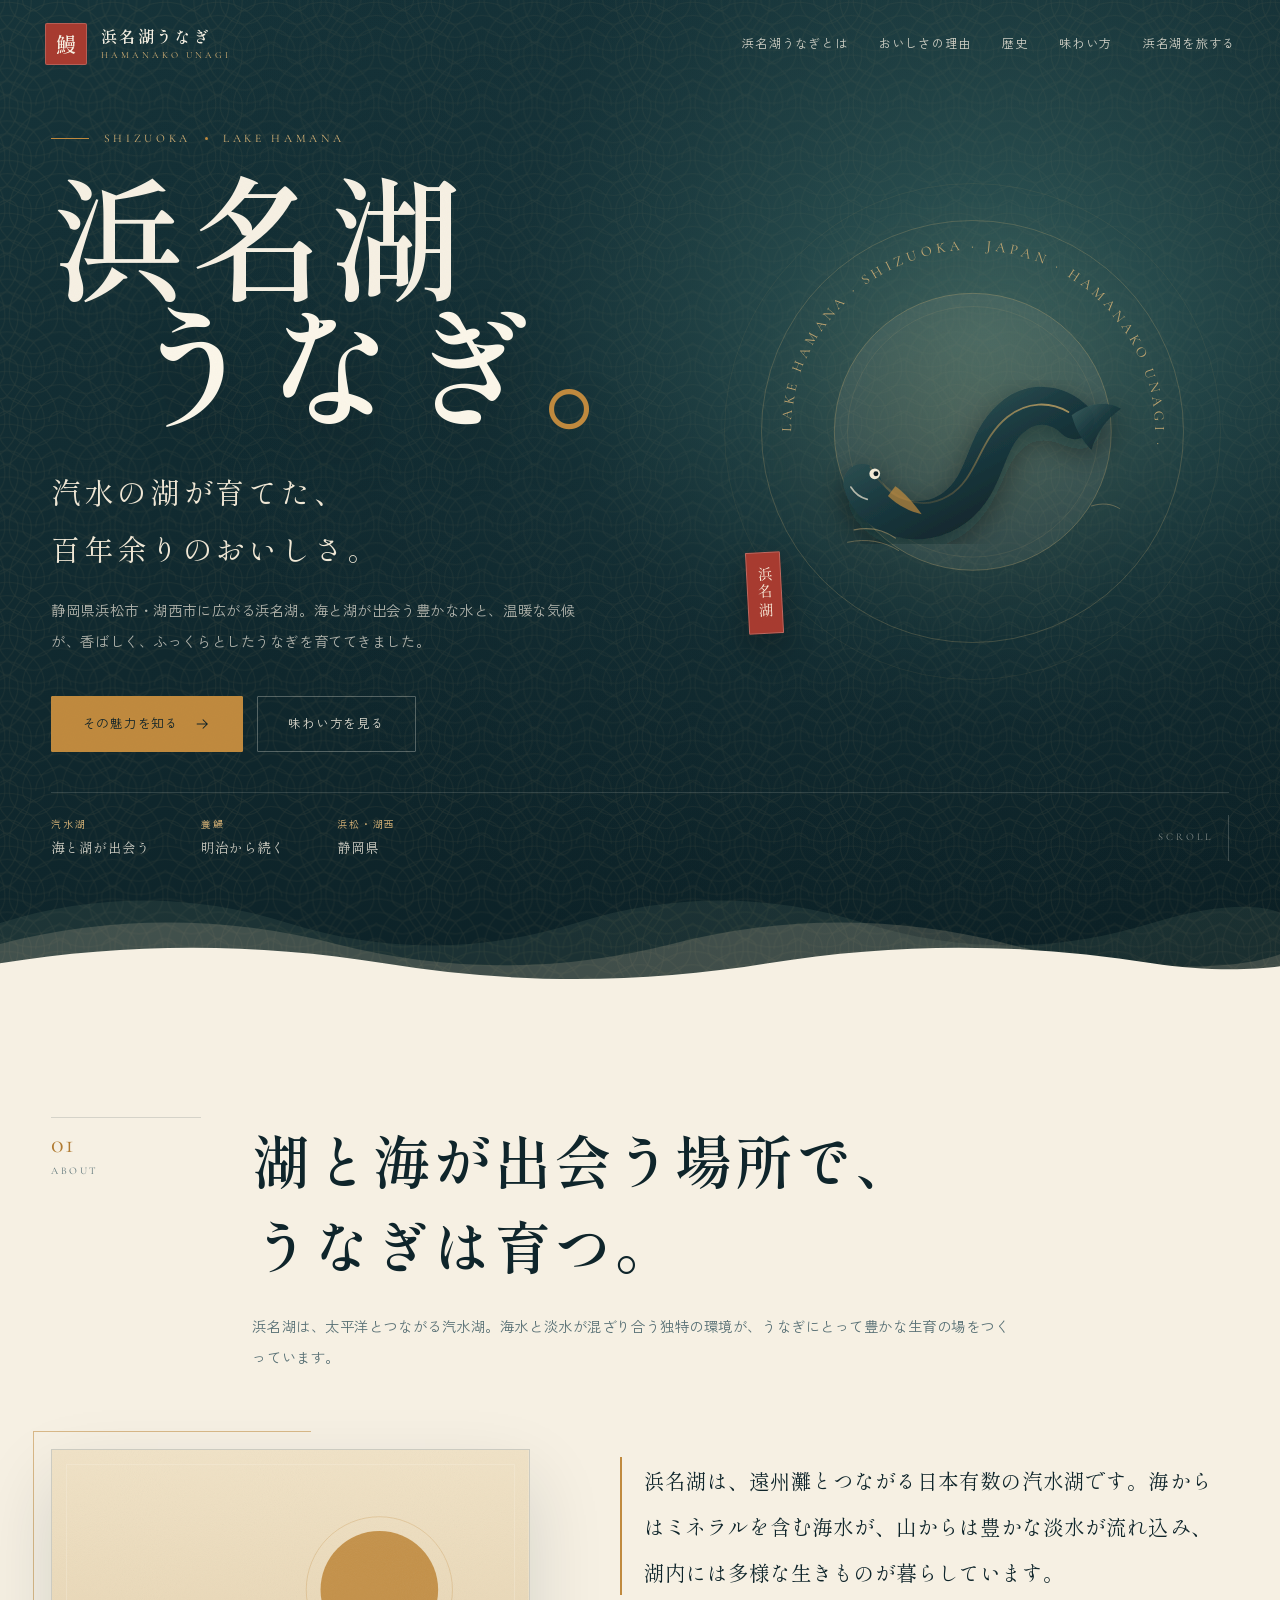
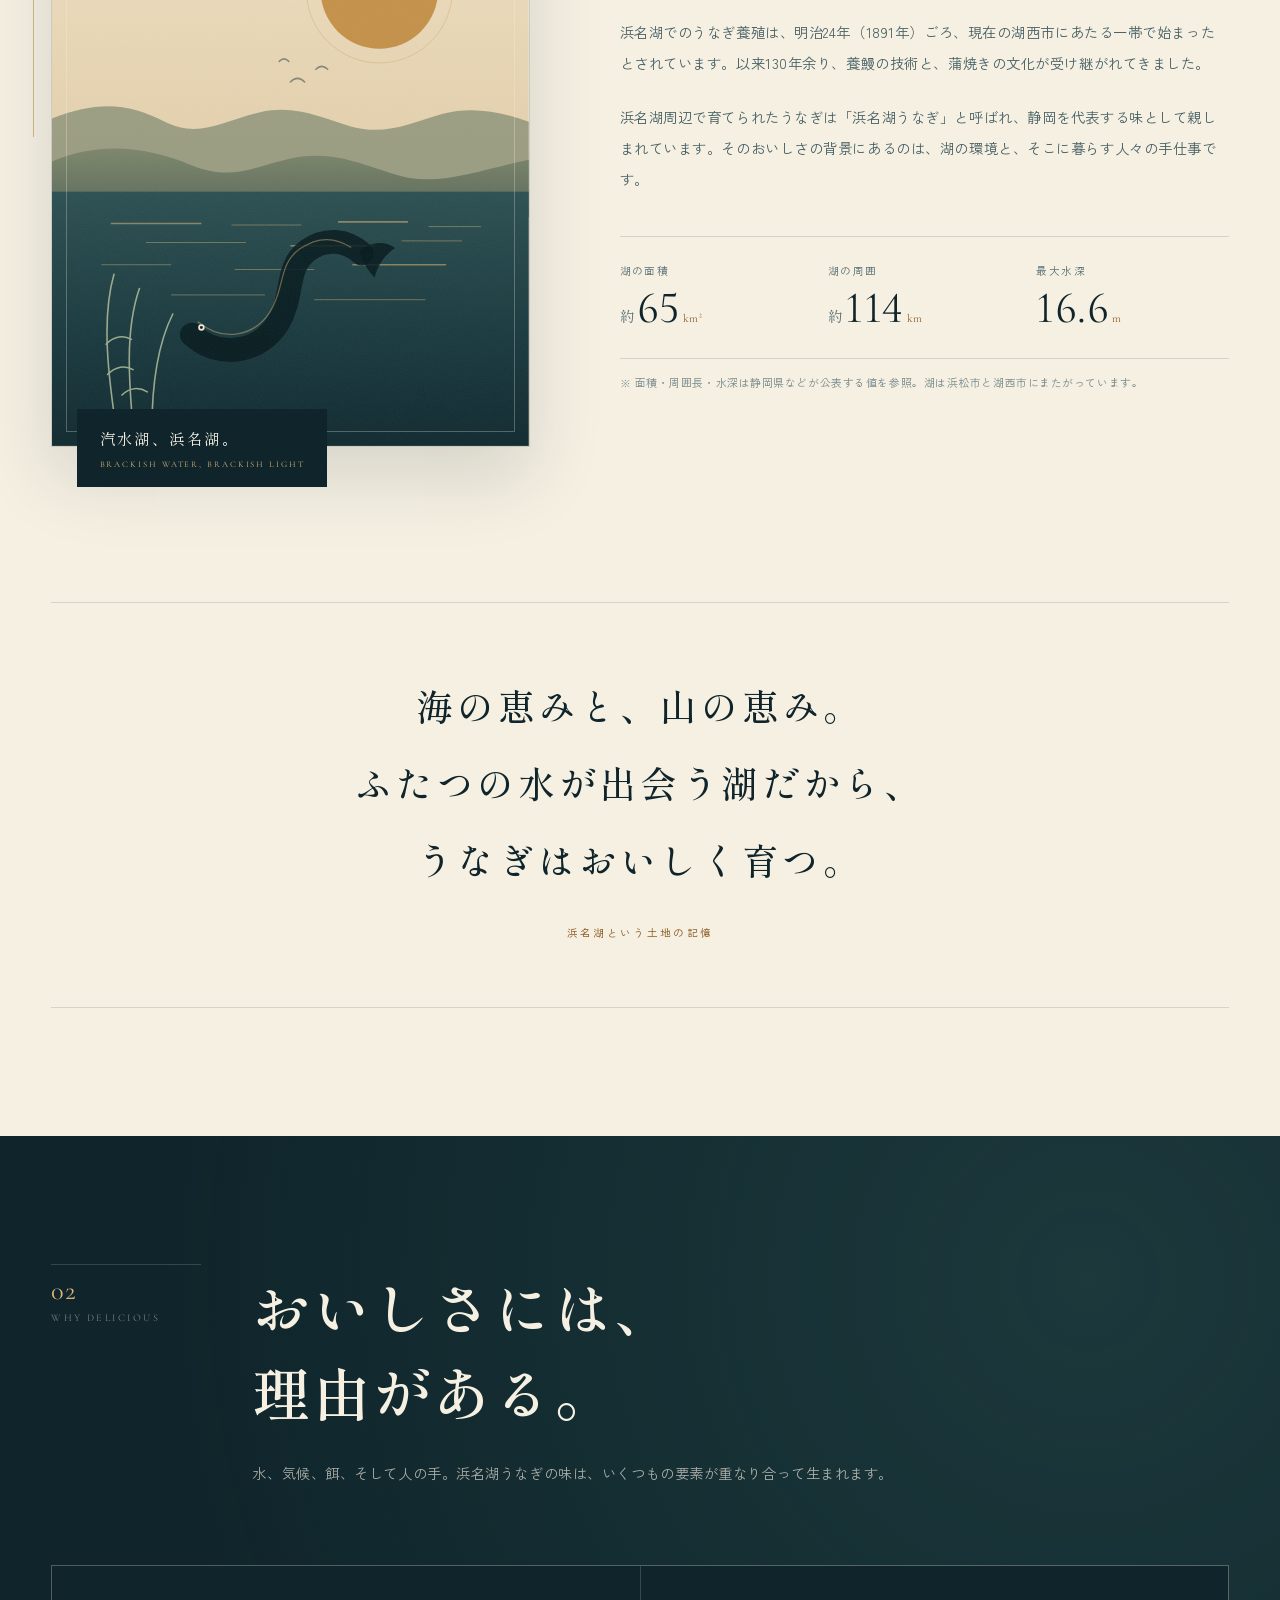
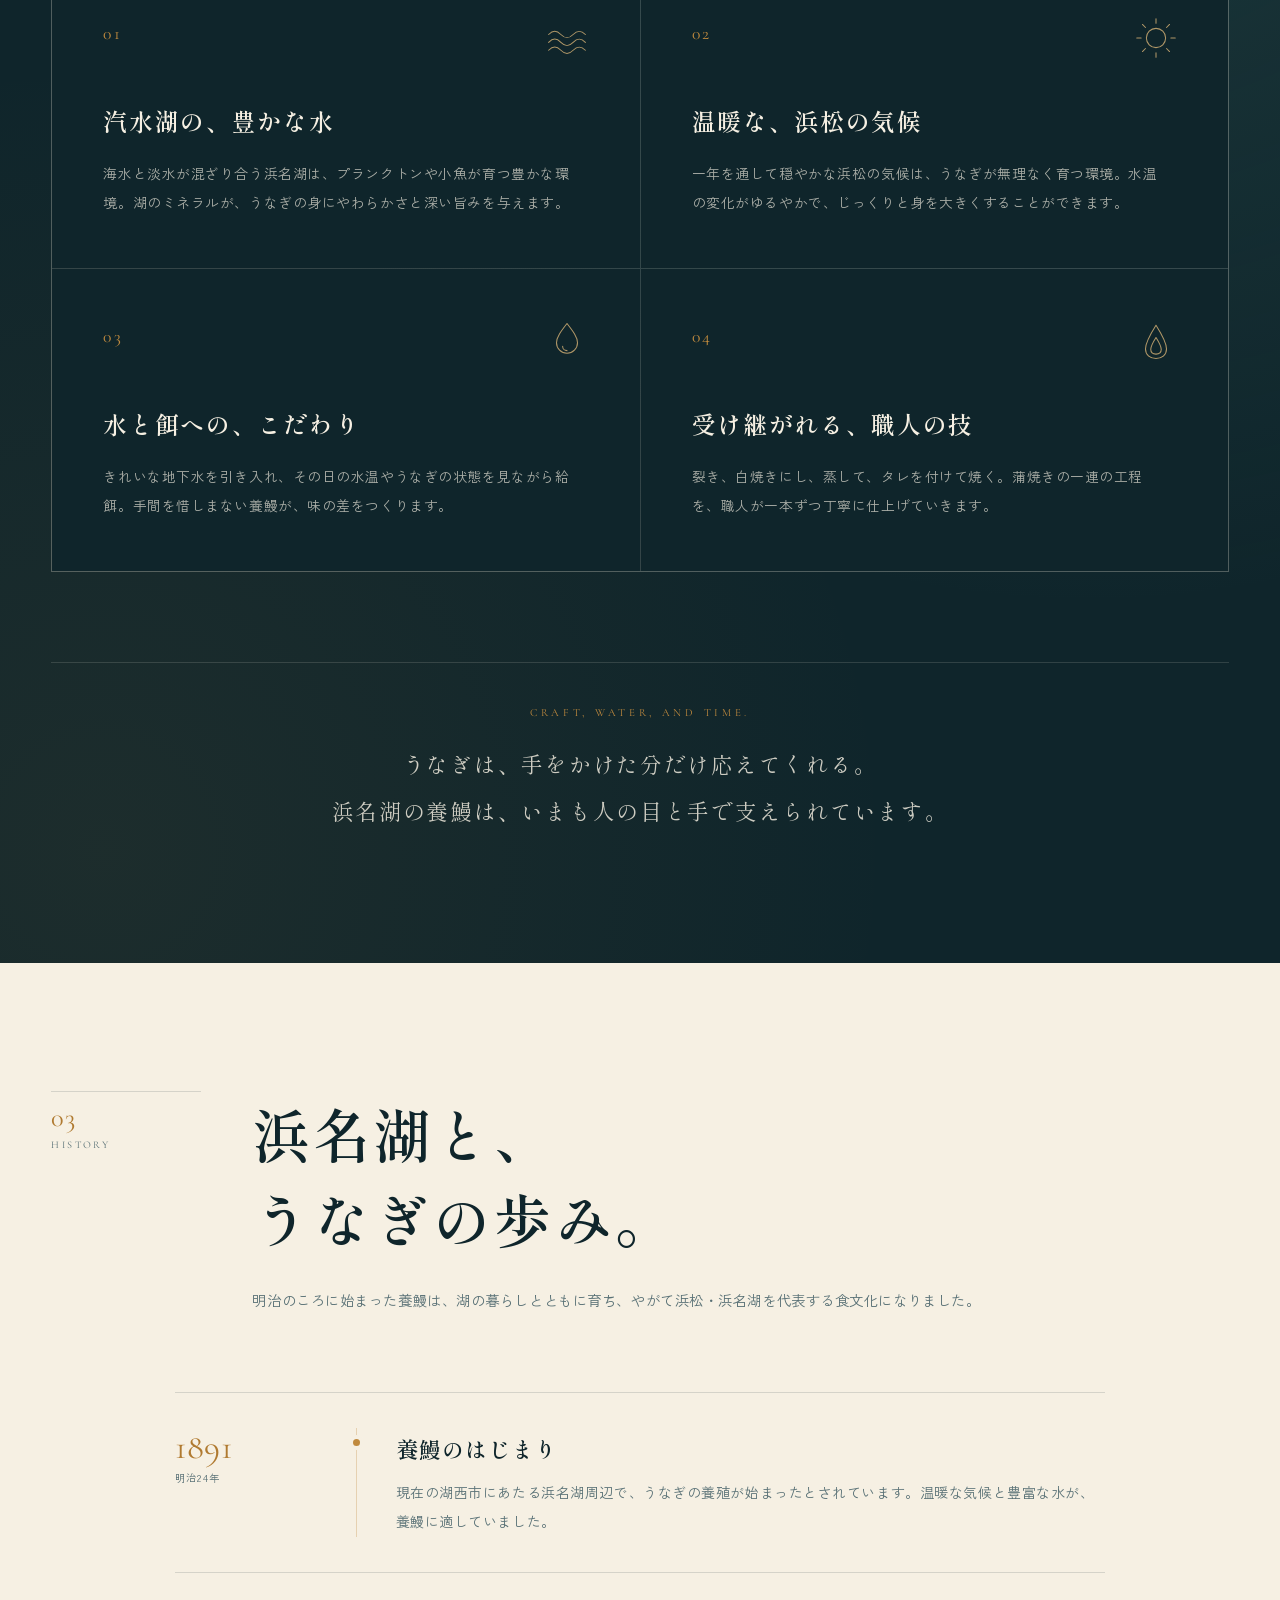
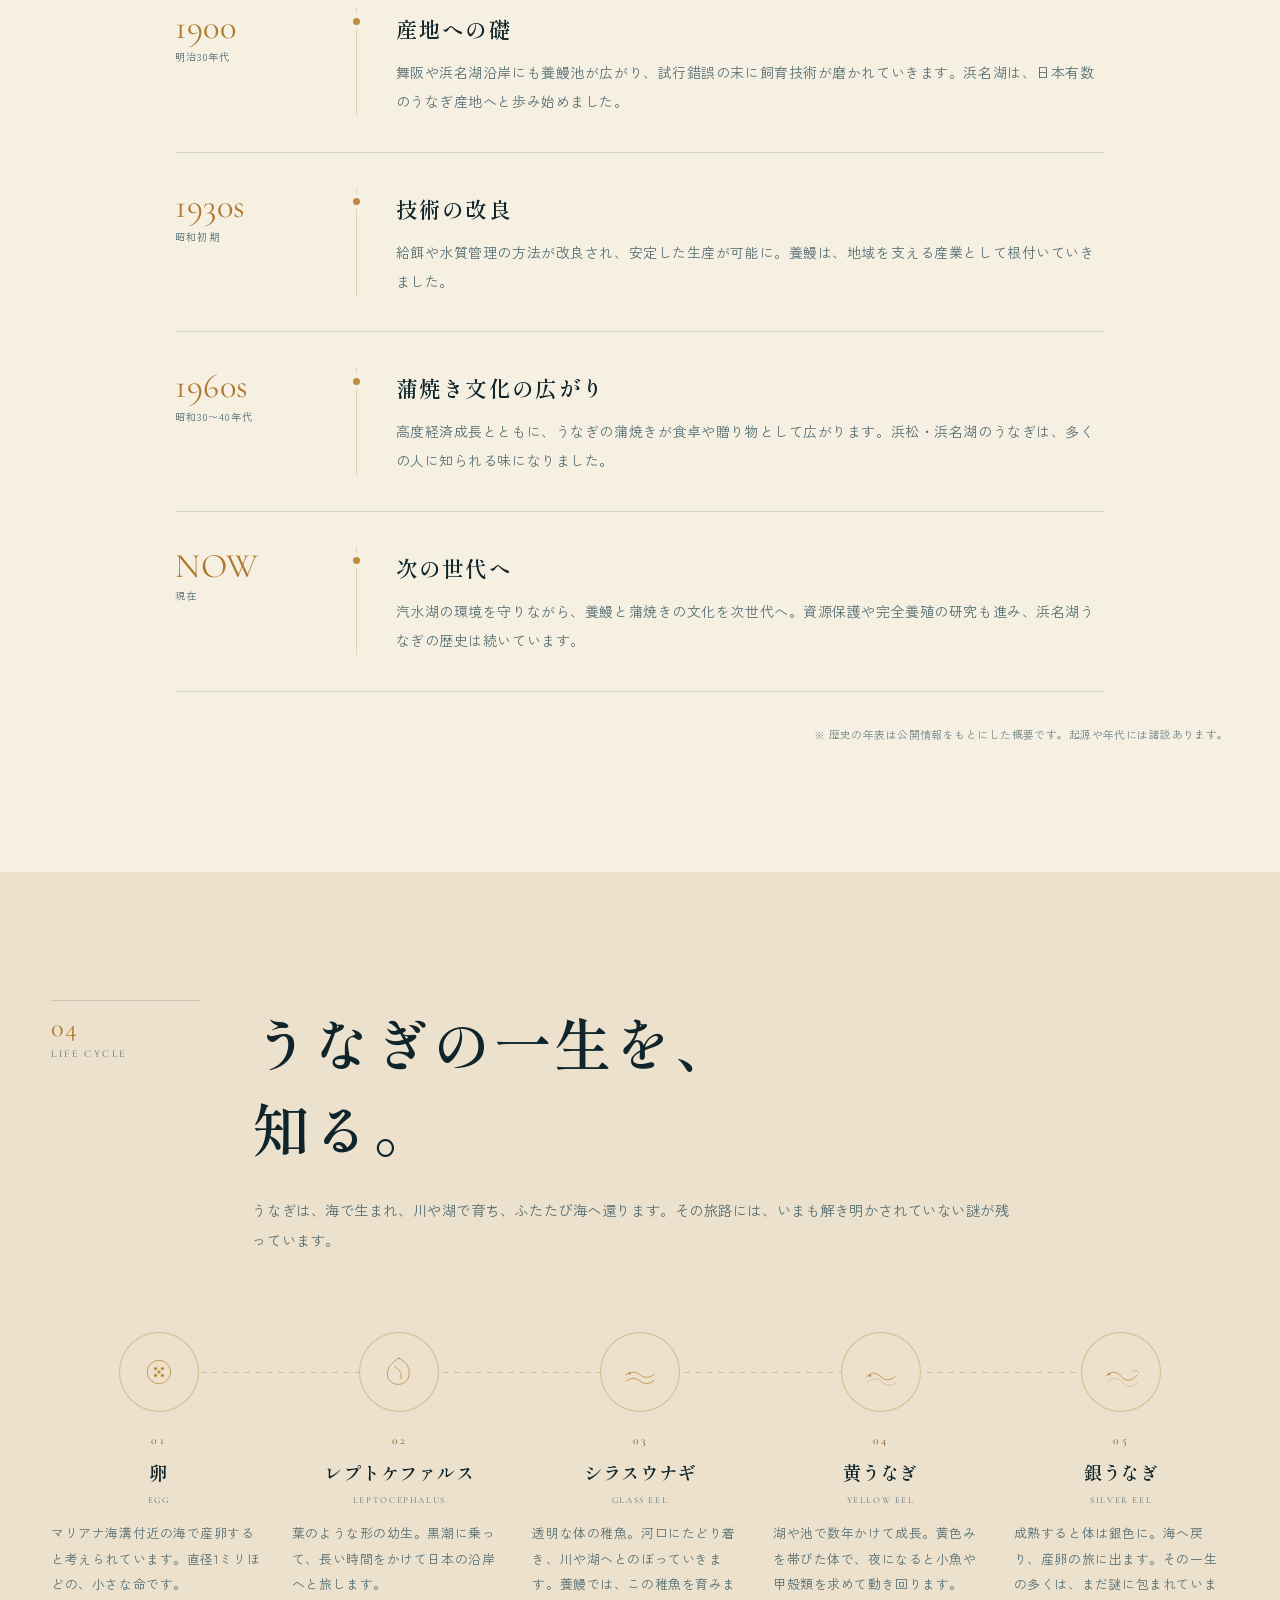
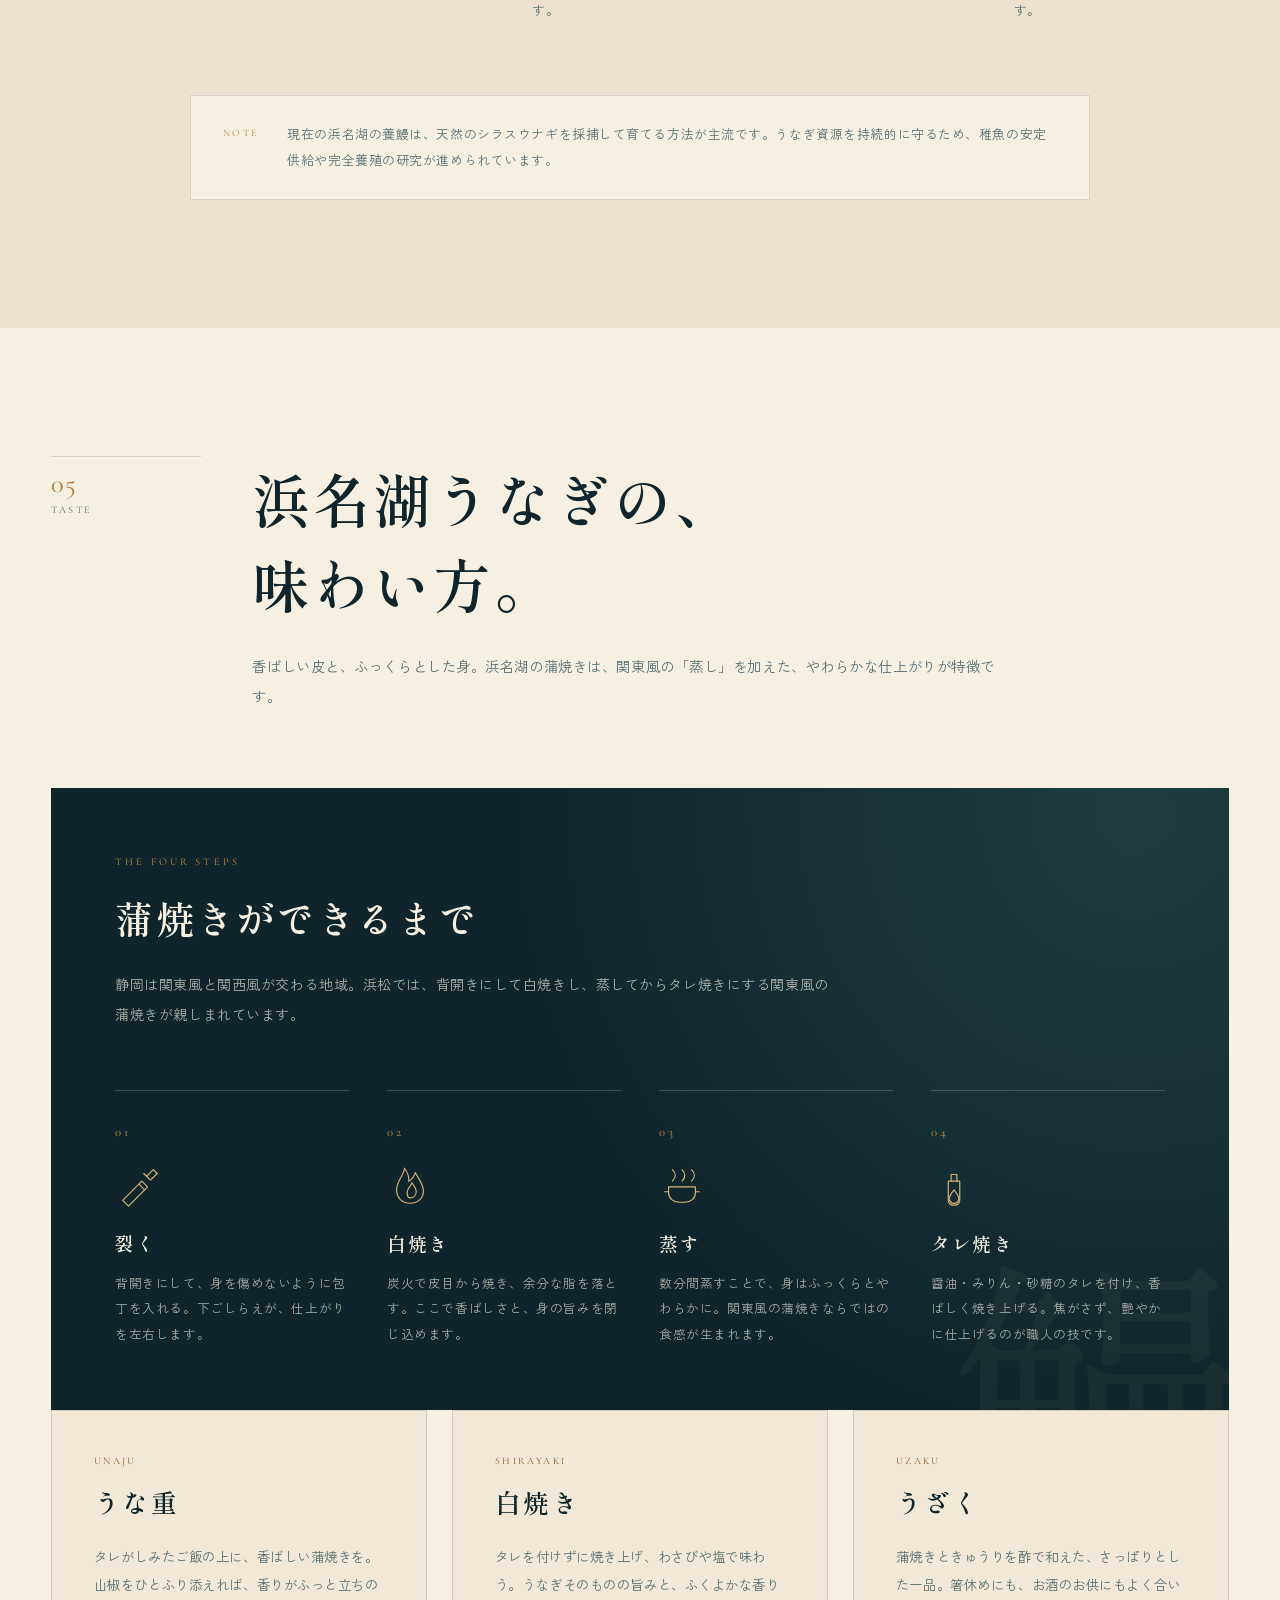
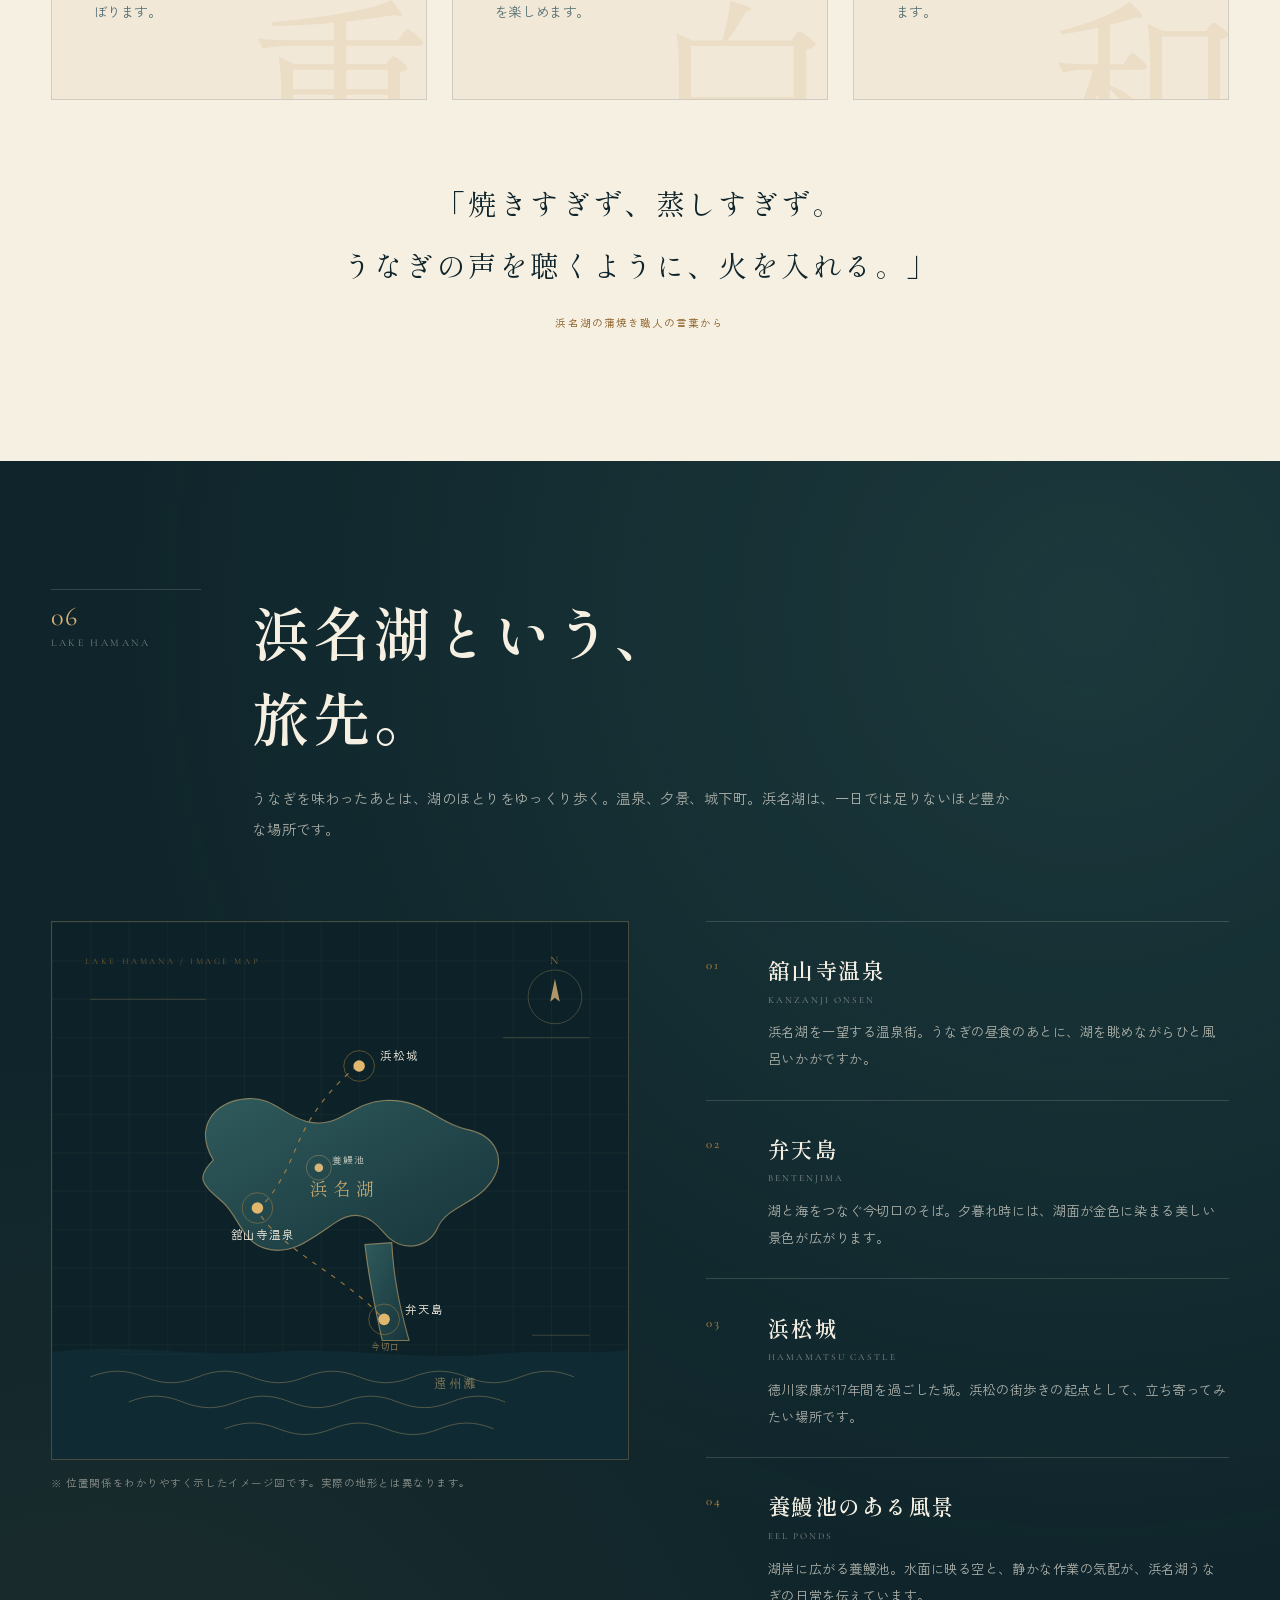
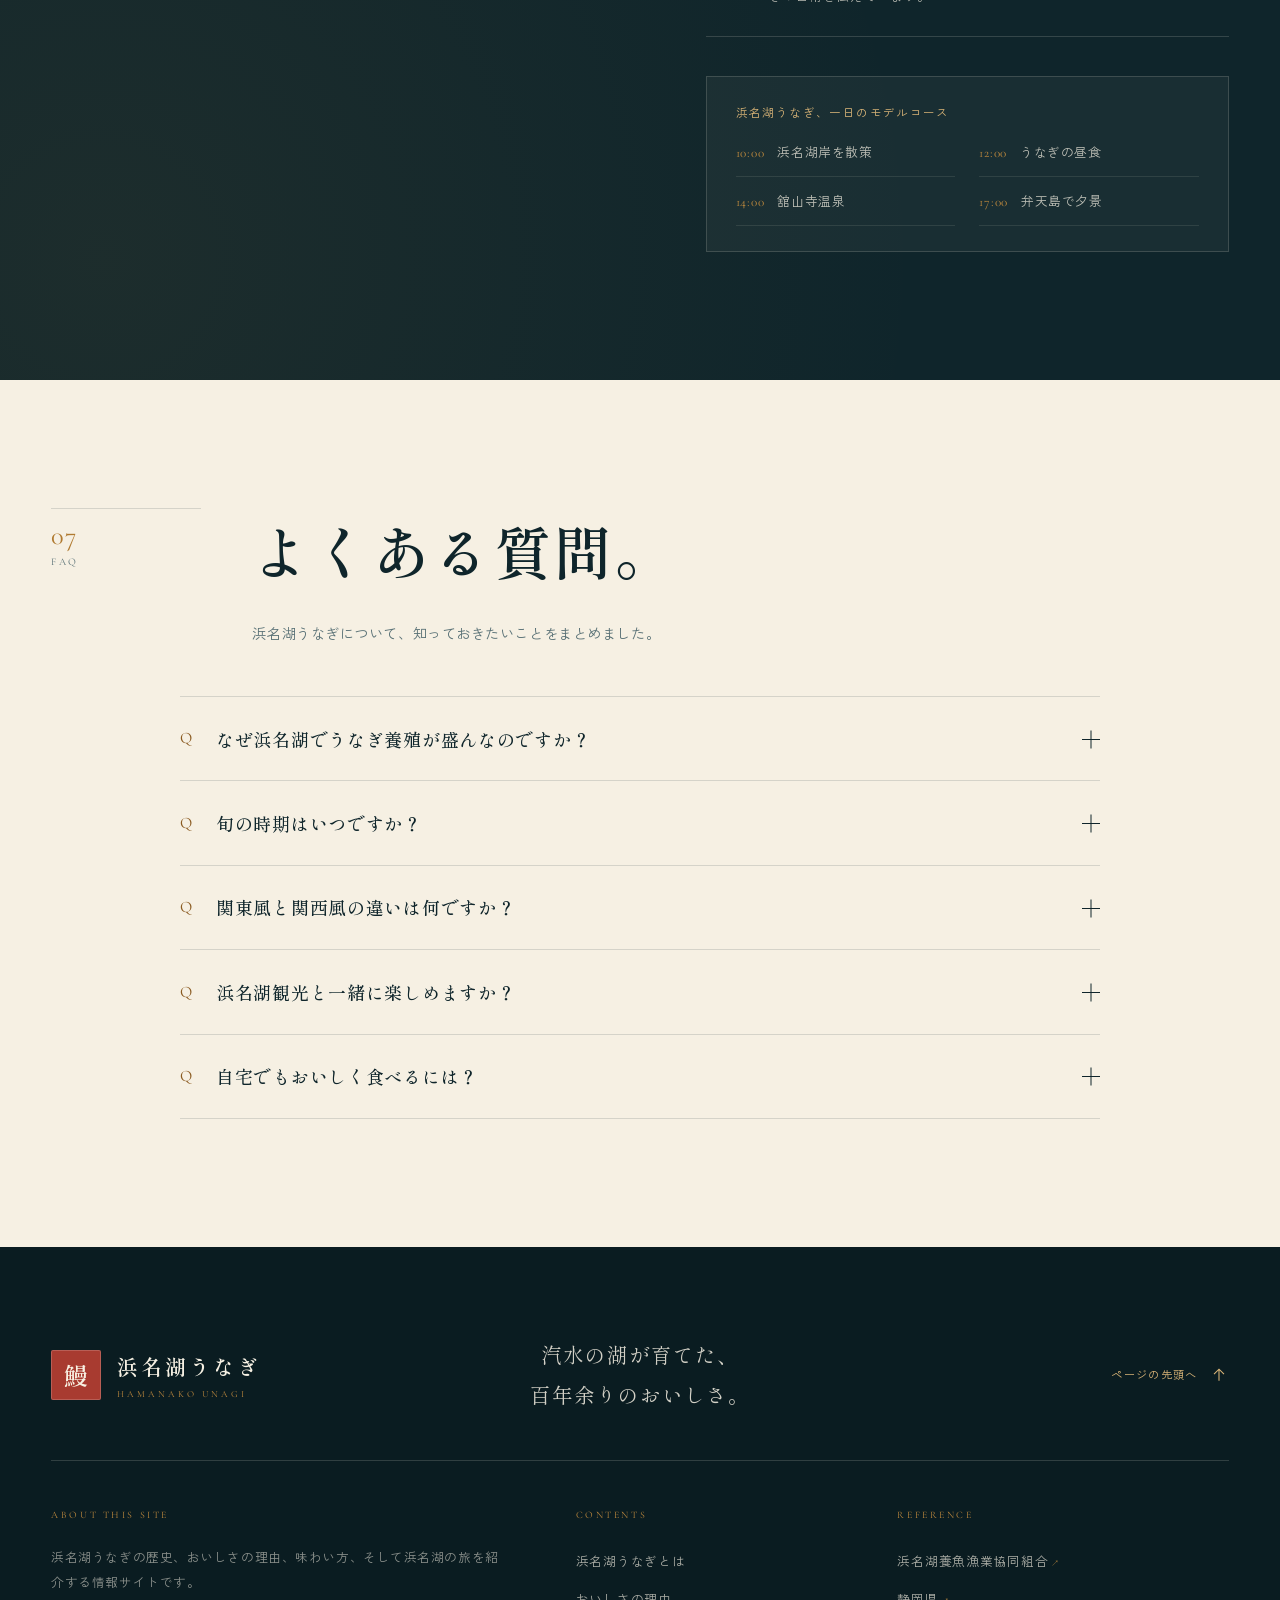
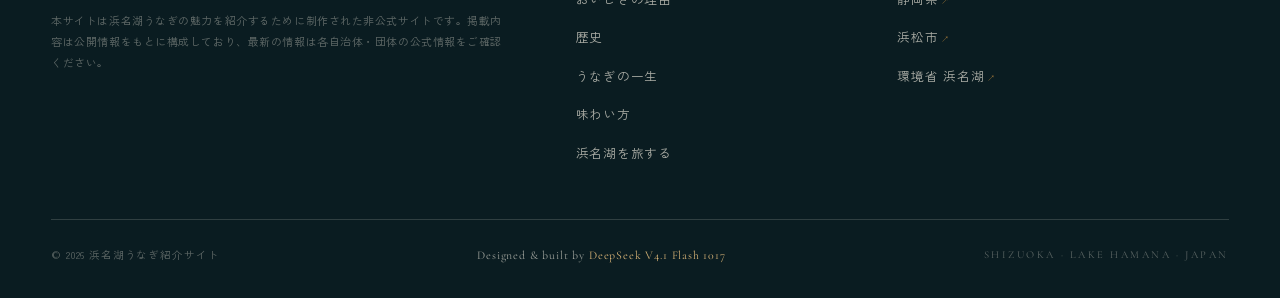
<file: index.html>
<!DOCTYPE html>
<html lang="ja">
<head>
  <meta charset="UTF-8">
  <script>
    document.documentElement.classList.add("js");
    setTimeout(function () {
      if (!window.__revealReady) document.documentElement.classList.remove("js");
    }, 3000);
  </script>
  <meta name="viewport" content="width=device-width, initial-scale=1.0">
  <title>浜名湖うなぎ | 汽水の湖が育てた、百年余りのおいしさ</title>
  <meta name="description" content="静岡県浜松市・湖西市に広がる汽水湖、浜名湖。明治から続くうなぎ養殖の歴史と、豊かな水がはぐくむ浜名湖うなぎの魅力、蒲焼きの味わい方、周辺の旅を紹介します。">
  <meta name="theme-color" content="#0f252b">
  <meta name="generator" content="DeepSeek V4.1 Flash 1017">
  <meta property="og:title" content="浜名湖うなぎ | 汽水の湖が育てた、百年余りのおいしさ">
  <meta property="og:description" content="海と湖が出会う場所で育まれた、静岡・浜名湖のうなぎ。その歴史、おいしさの理由、味わい方と旅を紹介します。">
  <meta property="og:type" content="website">
  <meta property="og:site_name" content="浜名湖うなぎ">
  <meta property="og:locale" content="ja_JP">
  <meta property="og:image" content="https://katzkawai.org/kklab-ds-hamanako-unagi/assets/img/ogp.jpg">
  <meta property="og:image:width" content="1200">
  <meta property="og:image:height" content="630">
  <meta property="og:image:alt" content="浜名湖うなぎのタイトルと、湖を泳ぐうなぎのイラスト">
  <meta name="twitter:card" content="summary_large_image">
  <meta name="twitter:image" content="https://katzkawai.org/kklab-ds-hamanako-unagi/assets/img/ogp.jpg">
  <link rel="icon" href="assets/img/favicon.svg" type="image/svg+xml">
  <link rel="preconnect" href="https://fonts.googleapis.com">
  <link rel="preconnect" href="https://fonts.gstatic.com" crossorigin>
  <link href="https://fonts.googleapis.com/css2?family=Cormorant+Garamond:ital,wght@0,400;0,500;0,600;1,400&amp;family=Shippori+Mincho:wght@400;500;600;700&amp;family=Zen+Kaku+Gothic+New:wght@400;500;700&amp;display=swap" rel="stylesheet">
  <link rel="stylesheet" href="assets/css/style.css">
  <script>document.documentElement.classList.add('js');</script>
  <script type="application/ld+json">
  {
    "@context": "https://schema.org",
    "@graph": [
      {
        "@type": "WebSite",
        "name": "浜名湖うなぎ",
        "url": "https://katzkawai.org/kklab-ds-hamanako-unagi/",
        "description": "静岡県・浜名湖のうなぎと食文化を紹介する情報サイト。汽水湖の環境、養鰻の歴史、蒲焼きの味わい方、周辺の旅を紹介します。",
        "inLanguage": "ja"
      },
      {
        "@type": "FAQPage",
        "mainEntity": [
          {
            "@type": "Question",
            "name": "なぜ浜名湖でうなぎ養殖が盛んなのですか？",
            "acceptedAnswer": {
              "@type": "Answer",
              "text": "浜名湖は海水と淡水が混ざる汽水湖で、うなぎが育つための豊かな環境があります。また、温暖な気候と豊富な地下水に恵まれ、明治時代から養鰻が続いてきたことも大きな理由です。"
            }
          },
          {
            "@type": "Question",
            "name": "旬の時期はいつですか？",
            "acceptedAnswer": {
              "@type": "Answer",
              "text": "養殖のうなぎは一年を通して出回るため、いつでも味わえます。脂がのる秋冬もおいしい季節です。土用の丑の日は、特に多くの人でにぎわいます。"
            }
          },
          {
            "@type": "Question",
            "name": "関東風と関西風の違いは何ですか？",
            "acceptedAnswer": {
              "@type": "Answer",
              "text": "関東風は背開きにして白焼きしたあと蒸し、タレ焼きにします。関西風は腹開きで、蒸さずに焼き上げるのが一般的です。静岡は両者が交わる地域で、浜松では関東風の蒲焼きが親しまれています。"
            }
          },
          {
            "@type": "Question",
            "name": "浜名湖観光と一緒に楽しめますか？",
            "acceptedAnswer": {
              "@type": "Answer",
              "text": "はい。舘山寺温泉や弁天島、浜松城など、うなぎとあわせて訪れたい場所がたくさんあります。湖を一周するドライブや、浜名湖の夕景を楽しむのもおすすめです。"
            }
          },
          {
            "@type": "Question",
            "name": "自宅でもおいしく食べるには？",
            "acceptedAnswer": {
              "@type": "Answer",
              "text": "蒲焼きは蒸し器で軽く温めると、ふっくらとした食感が戻ります。フライパンを使う場合は、酒を少量加えて蓋をし、弱火で蒸し焼きにするのがおすすめです。最後にタレをさっと煮からめると香りが立ちます。"
            }
          }
        ]
      }
    ]
  }
  </script>
</head>
<body>
  <a class="skip-link" href="#main">本文へスキップ</a>
  <div class="scroll-progress" aria-hidden="true"><span></span></div>

  <header class="site-header" id="site-header">
    <div class="header-inner">
      <a class="brand" href="#top" aria-label="浜名湖うなぎ トップへ">
        <span class="brand-mark" aria-hidden="true">鰻</span>
        <span class="brand-text">
          <span class="brand-jp">浜名湖うなぎ</span>
          <span class="brand-en">HAMANAKO UNAGI</span>
        </span>
      </a>

      <nav class="nav" id="site-nav" aria-label="メインナビゲーション">
        <a class="nav-link" href="#about">浜名湖うなぎとは</a>
        <a class="nav-link" href="#why">おいしさの理由</a>
        <a class="nav-link" href="#history">歴史</a>
        <a class="nav-link" href="#taste">味わい方</a>
        <a class="nav-link" href="#area">浜名湖を旅する</a>
      </nav>

      <button class="nav-toggle" id="nav-toggle" type="button" aria-expanded="false" aria-controls="site-nav">
        <span class="nav-toggle-label">メニュー</span>
        <span class="nav-toggle-bars" aria-hidden="true"><i></i><i></i></span>
      </button>
    </div>
  </header>

  <main id="main">
    <!-- Hero -->
    <section class="hero" id="top">
      <svg class="hero-pattern" aria-hidden="true" preserveAspectRatio="xMidYMid slice" viewBox="0 0 1440 900">
        <defs>
          <pattern id="seigaiha" width="96" height="48" patternUnits="userSpaceOnUse">
            <g fill="none" stroke="#d9b477" stroke-width="1">
              <circle cx="0" cy="48" r="46" opacity=".5"/>
              <circle cx="0" cy="48" r="34" opacity=".5"/>
              <circle cx="0" cy="48" r="22" opacity=".5"/>
              <circle cx="0" cy="48" r="10" opacity=".5"/>
              <circle cx="48" cy="48" r="46" opacity=".5"/>
              <circle cx="48" cy="48" r="34" opacity=".5"/>
              <circle cx="48" cy="48" r="22" opacity=".5"/>
              <circle cx="48" cy="48" r="10" opacity=".5"/>
              <circle cx="96" cy="48" r="46" opacity=".5"/>
              <circle cx="96" cy="48" r="34" opacity=".5"/>
              <circle cx="96" cy="48" r="22" opacity=".5"/>
              <circle cx="96" cy="48" r="10" opacity=".5"/>
              <circle cx="24" cy="0" r="46" opacity=".5"/>
              <circle cx="24" cy="0" r="34" opacity=".5"/>
              <circle cx="24" cy="0" r="22" opacity=".5"/>
              <circle cx="24" cy="0" r="10" opacity=".5"/>
              <circle cx="72" cy="0" r="46" opacity=".5"/>
              <circle cx="72" cy="0" r="34" opacity=".5"/>
              <circle cx="72" cy="0" r="22" opacity=".5"/>
              <circle cx="72" cy="0" r="10" opacity=".5"/>
            </g>
          </pattern>
          <radialGradient id="hero-glow" cx="72%" cy="34%" r="62%">
            <stop offset="0%" stop-color="#3c6a67" stop-opacity=".55"/>
            <stop offset="55%" stop-color="#1b3a40" stop-opacity=".18"/>
            <stop offset="100%" stop-color="#0f252b" stop-opacity="0"/>
          </radialGradient>
        </defs>
        <rect width="1440" height="900" fill="url(#seigaiha)" opacity=".13"/>
        <rect width="1440" height="900" fill="url(#hero-glow)"/>
      </svg>

      <div class="hero-inner">
        <div class="hero-copy">
          <p class="eyebrow" data-reveal>
            <span>SHIZUOKA</span><span class="eyebrow-dot" aria-hidden="true"></span><span>LAKE HAMANA</span>
          </p>
          <h1 data-reveal style="--delay:.08s">
            <span class="h1-line">浜名湖</span>
            <span class="h1-line h1-line--accent">うなぎ<span class="h1-period">。</span></span>
          </h1>
          <p class="hero-lead" data-reveal style="--delay:.16s">汽水の湖が育てた、<br>百年余りのおいしさ。</p>
          <p class="hero-desc" data-reveal style="--delay:.24s">
            静岡県浜松市・湖西市に広がる浜名湖。海と湖が出会う豊かな水と、温暖な気候が、香ばしく、ふっくらとしたうなぎを育ててきました。
          </p>
          <div class="hero-actions" data-reveal style="--delay:.32s">
            <a class="btn btn--gold" href="#about">
              その魅力を知る
              <svg viewBox="0 0 24 24" aria-hidden="true"><path d="M5 12h14M13 6l6 6-6 6"/></svg>
            </a>
            <a class="btn btn--ghost" href="#taste">味わい方を見る</a>
          </div>
        </div>

        <div class="hero-art" data-reveal style="--delay:.2s">
          <div class="emblem">
            <svg class="emblem-ring" viewBox="0 0 480 480" aria-hidden="true">
              <defs>
                <path id="ring-path" d="M240,240 m-190,0 a190,190 0 1,1 380,0 a190,190 0 1,1 -380,0"/>
              </defs>
              <text>
                <textPath href="#ring-path" startOffset="0">LAKE HAMANA · SHIZUOKA · JAPAN · HAMANAKO UNAGI · </textPath>
              </text>
            </svg>

            <svg class="emblem-eel" viewBox="0 0 480 480" aria-hidden="true">
              <defs>
                <linearGradient id="eel-body" x1="0" y1="0" x2="1" y2="1">
                  <stop offset="0" stop-color="#3d6260"/>
                  <stop offset=".45" stop-color="#1b3a40"/>
                  <stop offset="1" stop-color="#0b1c21"/>
                </linearGradient>
                <linearGradient id="eel-gold" x1="0" y1="1" x2="1" y2="0">
                  <stop offset="0" stop-color="#c08a3e" stop-opacity=".15"/>
                  <stop offset="1" stop-color="#e0b76c" stop-opacity=".95"/>
                </linearGradient>
                <filter id="eel-soft" x="-20%" y="-20%" width="140%" height="140%">
                  <feDropShadow dx="0" dy="14" stdDeviation="18" flood-color="#051317" flood-opacity=".45"/>
                </filter>
              </defs>

              <circle cx="240" cy="240" r="168" fill="#f3e9d5" opacity=".07"/>
              <circle cx="240" cy="240" r="168" fill="none" stroke="#d9b477" stroke-opacity=".35"/>
              <circle cx="240" cy="240" r="152" fill="none" stroke="#d9b477" stroke-opacity=".12"/>

              <g filter="url(#eel-soft)">
                <path d="M106 302 C118 346 178 362 218 332 C258 302 252 254 286 224 C310 202 342 204 364 226"
                      fill="none" stroke="url(#eel-body)" stroke-width="46" stroke-linecap="round"/>
                <path d="M360 220 C382 204 402 202 420 212 C402 224 390 242 384 262 C370 248 364 234 360 220 Z"
                      fill="url(#eel-body)" opacity=".9"/>
                <path d="M116 283 C136 320 176 338 210 318 C246 297 246 251 282 222 C306 203 334 203 356 216"
                      fill="none" stroke="url(#eel-gold)" stroke-width="2.2" stroke-linecap="round" opacity=".75"/>
                <path d="M137 318 C150 330 164 337 178 340 C168 326 157 314 146 306 Z"
                      fill="#c08a3e" opacity=".7"/>
                <path d="M92 307 C97 315 104 320 112 322" fill="none" stroke="#f3e9d5" stroke-width="2" stroke-linecap="round" opacity=".7"/>
                <circle cx="121" cy="291" r="6.5" fill="#f3e9d5"/>
                <circle cx="122.5" cy="291" r="3" fill="#0b1c21"/>
              </g>

              <g fill="none" stroke="#d9b477" stroke-linecap="round" opacity=".45">
                <path d="M96 359 C116 355 132 359 146 369" stroke-width="1.5"/>
                <path d="M88 374 C112 369 132 373 150 384" stroke-width="1"/>
                <path d="M384 330 C397 326 408 327 418 333" stroke-width="1"/>
              </g>
            </svg>

            <span class="emblem-seal" aria-hidden="true">浜名湖</span>
          </div>
        </div>
      </div>

      <div class="hero-foot">
        <ul class="hero-facts" data-reveal style="--delay:.4s">
          <li><span class="fact-k">汽水湖</span><span class="fact-v">海と湖が出会う</span></li>
          <li><span class="fact-k">養鰻</span><span class="fact-v">明治から続く</span></li>
          <li><span class="fact-k">浜松・湖西</span><span class="fact-v">静岡県</span></li>
        </ul>
        <a class="scroll-cue" href="#about" aria-label="下へスクロール">
          <span>SCROLL</span><span class="scroll-line" aria-hidden="true"></span>
        </a>
      </div>

      <div class="hero-waves" aria-hidden="true">
        <svg viewBox="0 0 1600 240" preserveAspectRatio="none">
          <path class="wave wave--back" d="M0,150 C120,110 240,110 360,150 C480,190 600,190 720,150 C840,110 960,110 1080,150 C1200,190 1320,190 1440,150 C1520,124 1570,124 1600,136 L1600,240 L0,240 Z"/>
          <path class="wave wave--mid" d="M0,178 C140,140 280,140 420,178 C560,216 700,216 840,178 C980,140 1120,140 1260,178 C1400,216 1540,216 1600,192 L1600,240 L0,240 Z"/>
          <path class="wave wave--front" d="M0,204 C160,176 320,176 480,204 C640,232 800,232 960,204 C1120,176 1280,176 1440,204 C1500,214 1560,214 1600,208 L1600,240 L0,240 Z"/>
        </svg>
      </div>
    </section>

    <!-- About -->
    <section class="section section--paper" id="about">
      <div class="container">
        <div class="section-head" data-reveal>
          <div class="section-meta">
            <span class="section-num">01</span>
            <span class="section-label">ABOUT</span>
          </div>
          <div class="section-title-wrap">
            <h2 class="section-title">湖と海が出会う場所で、<br>うなぎは育つ。</h2>
            <p class="section-lead">浜名湖は、太平洋とつながる汽水湖。海水と淡水が混ざり合う独特の環境が、うなぎにとって豊かな生育の場をつくっています。</p>
          </div>
        </div>

        <div class="about-grid">
          <figure class="about-art" data-reveal>
            <div class="art-frame">
              <svg viewBox="0 0 600 750" role="img" aria-label="夕暮れの浜名湖と、水面を泳ぐうなぎのイラスト">
                <defs>
                  <linearGradient id="sky" x1="0" y1="0" x2="0" y2="1">
                    <stop offset="0" stop-color="#f0e2c6"/>
                    <stop offset=".7" stop-color="#dfc9a2"/>
                    <stop offset="1" stop-color="#cdb286"/>
                  </linearGradient>
                  <linearGradient id="water" x1="0" y1="0" x2="0" y2="1">
                    <stop offset="0" stop-color="#2c5052"/>
                    <stop offset=".55" stop-color="#1a3a3f"/>
                    <stop offset="1" stop-color="#102a30"/>
                  </linearGradient>
                  <linearGradient id="hill" x1="0" y1="0" x2="0" y2="1">
                    <stop offset="0" stop-color="#7a8469"/>
                    <stop offset="1" stop-color="#4f6154"/>
                  </linearGradient>
                  <filter id="paper-grain">
                    <feTurbulence type="fractalNoise" baseFrequency=".8" numOctaves="3" stitchTiles="stitch"/>
                    <feColorMatrix type="saturate" values="0"/>
                  </filter>
                </defs>

                <rect width="600" height="750" fill="url(#sky)"/>
                <circle cx="412" cy="176" r="74" fill="#c08a3e" opacity=".9"/>
                <circle cx="412" cy="176" r="92" fill="none" stroke="#c08a3e" stroke-opacity=".35"/>

                <g fill="#8a9279" opacity=".8">
                  <path d="M0,338 C60,314 98,320 142,342 C186,364 216,340 262,330 C308,320 340,338 376,348 C420,360 450,344 492,332 C530,322 566,330 600,342 L600,430 L0,430 Z"/>
                </g>
                <g fill="url(#hill)" opacity=".9">
                  <path d="M0,392 C62,366 120,374 174,396 C228,418 254,398 302,388 C356,377 394,398 438,410 C488,424 540,402 600,390 L600,462 L0,462 Z"/>
                </g>

                <rect y="430" width="600" height="320" fill="url(#water)"/>
                <g stroke="#d9b477" opacity=".55">
                  <path d="M74,470 H188" stroke-width="2"/>
                  <path d="M226,472 H314" stroke-width="1"/>
                  <path d="M360,468 H448" stroke-width="2"/>
                  <path d="M474,474 H540" stroke-width="1"/>
                  <path d="M118,494 H244" stroke-width="1"/>
                  <path d="M300,498 H406" stroke-width="2"/>
                  <path d="M440,492 H516" stroke-width="1"/>
                  <path d="M62,522 H150" stroke-width="1"/>
                  <path d="M230,528 H330" stroke-width="1"/>
                  <path d="M378,522 H496" stroke-width="2"/>
                  <path d="M150,560 H268" stroke-width="1"/>
                  <path d="M330,566 H470" stroke-width="1"/>
                </g>

                <g transform="translate(0,-4)">
                  <path d="M176 614 C210 646 262 636 284 600 C306 564 292 530 322 508 C344 492 370 494 390 512"
                        fill="none" stroke="#071a1e" stroke-width="30" stroke-linecap="round" opacity=".85"/>
                  <path d="M184 598 C216 624 254 616 274 586 C294 555 284 526 312 506 C334 491 356 491 376 504"
                        fill="none" stroke="#d9b477" stroke-width="1.6" stroke-linecap="round" opacity=".45"/>
                  <path d="M387 508 C404 496 420 496 432 505 C418 514 410 527 406 542 C395 531 390 519 387 508 Z" fill="#071a1e" opacity=".85"/>
                  <circle cx="188" cy="605" r="4" fill="#f3e9d5"/>
                  <circle cx="188" cy="605" r="1.8" fill="#071a1e"/>
                </g>

                <g fill="none" stroke="#a9b596" stroke-width="2" stroke-linecap="round" opacity=".9">
                  <path d="M84 750 C70 660 62 590 78 534"/>
                  <path d="M104 750 C96 666 92 604 110 552"/>
                  <path d="M126 750 C124 680 132 624 152 584"/>
                  <path d="M70 660 C80 650 92 648 102 654"/>
                  <path d="M68 622 C78 612 90 610 100 616"/>
                  <path d="M88 686 C98 676 110 676 120 682"/>
                </g>

                <g fill="none" stroke="#33494b" stroke-width="2" stroke-linecap="round" opacity=".55">
                  <path d="M300 292 C306 286 312 286 318 292"/>
                  <path d="M332 276 C337 271 342 271 347 276"/>
                  <path d="M286 266 C290 262 294 262 298 266"/>
                </g>

                <rect width="600" height="750" filter="url(#paper-grain)" opacity=".06"/>
              </svg>
            </div>
            <figcaption class="art-caption">
              <span class="art-caption-jp">汽水湖、浜名湖。</span>
              <span class="art-caption-en">BRACKISH WATER, BRACKISH LIGHT</span>
            </figcaption>
          </figure>

          <div class="about-text" data-reveal style="--delay:.1s">
            <p class="about-intro">浜名湖は、遠州灘とつながる日本有数の汽水湖です。海からはミネラルを含む海水が、山からは豊かな淡水が流れ込み、湖内には多様な生きものが暮らしています。</p>
            <p>浜名湖でのうなぎ養殖は、明治24年（1891年）ごろ、現在の湖西市にあたる一帯で始まったとされています。以来130年余り、養鰻の技術と、蒲焼きの文化が受け継がれてきました。</p>
            <p>浜名湖周辺で育てられたうなぎは「浜名湖うなぎ」と呼ばれ、静岡を代表する味として親しまれています。そのおいしさの背景にあるのは、湖の環境と、そこに暮らす人々の手仕事です。</p>

            <dl class="stats">
              <div class="stat">
                <dt>湖の面積</dt>
                <dd><em>約</em>65<span>km²</span></dd>
              </div>
              <div class="stat">
                <dt>湖の周囲</dt>
                <dd><em>約</em>114<span>km</span></dd>
              </div>
              <div class="stat">
                <dt>最大水深</dt>
                <dd>16.6<span>m</span></dd>
              </div>
            </dl>
            <p class="stats-note">※ 面積・周囲長・水深は静岡県などが公表する値を参照。湖は浜松市と湖西市にまたがっています。</p>
          </div>
        </div>

        <blockquote class="pull-quote" data-reveal>
          <p>海の恵みと、山の恵み。<br>ふたつの水が出会う湖だから、<br>うなぎはおいしく育つ。</p>
          <cite>浜名湖という土地の記憶</cite>
        </blockquote>
      </div>
    </section>

    <!-- Why -->
    <section class="section section--ink" id="why">
      <div class="container">
        <div class="section-head" data-reveal>
          <div class="section-meta">
            <span class="section-num">02</span>
            <span class="section-label">WHY DELICIOUS</span>
          </div>
          <div class="section-title-wrap">
            <h2 class="section-title">おいしさには、<br>理由がある。</h2>
            <p class="section-lead">水、気候、餌、そして人の手。浜名湖うなぎの味は、いくつもの要素が重なり合って生まれます。</p>
          </div>
        </div>

        <div class="feature-grid">
          <article class="feature-card" data-reveal>
            <div class="feature-top">
              <span class="feature-num">01</span>
              <svg class="feature-icon" viewBox="0 0 48 48" aria-hidden="true">
                <path d="M3 20c5-5 9-5 14 0s9 5 14 0 9-5 14 0"/>
                <path d="M3 29c5-5 9-5 14 0s9 5 14 0 9-5 14 0"/>
                <path d="M3 38c5-5 9-5 14 0s9 5 14 0 9-5 14 0"/>
              </svg>
            </div>
            <h3>汽水湖の、豊かな水</h3>
            <p>海水と淡水が混ざり合う浜名湖は、プランクトンや小魚が育つ豊かな環境。湖のミネラルが、うなぎの身にやわらかさと深い旨みを与えます。</p>
          </article>

          <article class="feature-card" data-reveal style="--delay:.08s">
            <div class="feature-top">
              <span class="feature-num">02</span>
              <svg class="feature-icon" viewBox="0 0 48 48" aria-hidden="true">
                <circle cx="24" cy="24" r="11"/>
                <path d="M24 2v5M24 41v5M2 24h5M41 24h5M8.5 8.5l3.5 3.5M36 36l3.5 3.5M39.5 8.5L36 12M12 36l-3.5 3.5"/>
              </svg>
            </div>
            <h3>温暖な、浜松の気候</h3>
            <p>一年を通して穏やかな浜松の気候は、うなぎが無理なく育つ環境。水温の変化がゆるやかで、じっくりと身を大きくすることができます。</p>
          </article>

          <article class="feature-card" data-reveal style="--delay:.16s">
            <div class="feature-top">
              <span class="feature-num">03</span>
              <svg class="feature-icon" viewBox="0 0 48 48" aria-hidden="true">
                <path d="M24 4c7 9 12 15.5 12 22a12 12 0 1 1-24 0C12 19.5 17 13 24 4Z"/>
                <path d="M19 30a5 5 0 0 0 5 5"/>
              </svg>
            </div>
            <h3>水と餌への、こだわり</h3>
            <p>きれいな地下水を引き入れ、その日の水温やうなぎの状態を見ながら給餌。手間を惜しまない養鰻が、味の差をつくります。</p>
          </article>

          <article class="feature-card" data-reveal style="--delay:.24s">
            <div class="feature-top">
              <span class="feature-num">04</span>
              <svg class="feature-icon" viewBox="0 0 48 48" aria-hidden="true">
                <path d="M24 44c7 0 12-4.5 12-11 0-8-12-27-12-27S12 25 12 33c0 6.5 5 11 12 11Z"/>
                <path d="M24 39c3.5 0 6-2.2 6-5.5 0-4-6-13.5-6-13.5s-6 9.5-6 13.5c0 3.3 2.5 5.5 6 5.5Z"/>
              </svg>
            </div>
            <h3>受け継がれる、職人の技</h3>
            <p>裂き、白焼きにし、蒸して、タレを付けて焼く。蒲焼きの一連の工程を、職人が一本ずつ丁寧に仕上げていきます。</p>
          </article>
        </div>

        <div class="why-note" data-reveal>
          <p class="why-note-en">CRAFT, WATER, AND TIME.</p>
          <p class="why-note-jp">うなぎは、手をかけた分だけ応えてくれる。<br>浜名湖の養鰻は、いまも人の目と手で支えられています。</p>
        </div>
      </div>
    </section>

    <!-- History -->
    <section class="section section--paper" id="history">
      <div class="container">
        <div class="section-head" data-reveal>
          <div class="section-meta">
            <span class="section-num">03</span>
            <span class="section-label">HISTORY</span>
          </div>
          <div class="section-title-wrap">
            <h2 class="section-title">浜名湖と、<br>うなぎの歩み。</h2>
            <p class="section-lead">明治のころに始まった養鰻は、湖の暮らしとともに育ち、やがて浜松・浜名湖を代表する食文化になりました。</p>
          </div>
        </div>

        <ol class="timeline">
          <li class="timeline-item" data-reveal>
            <div class="timeline-year"><span>1891</span><small>明治24年</small></div>
            <div class="timeline-body">
              <h3>養鰻のはじまり</h3>
              <p>現在の湖西市にあたる浜名湖周辺で、うなぎの養殖が始まったとされています。温暖な気候と豊富な水が、養鰻に適していました。</p>
            </div>
          </li>
          <li class="timeline-item" data-reveal>
            <div class="timeline-year"><span>1900</span><small>明治30年代</small></div>
            <div class="timeline-body">
              <h3>産地への礎</h3>
              <p>舞阪や浜名湖沿岸にも養鰻池が広がり、試行錯誤の末に飼育技術が磨かれていきます。浜名湖は、日本有数のうなぎ産地へと歩み始めました。</p>
            </div>
          </li>
          <li class="timeline-item" data-reveal>
            <div class="timeline-year"><span>1930s</span><small>昭和初期</small></div>
            <div class="timeline-body">
              <h3>技術の改良</h3>
              <p>給餌や水質管理の方法が改良され、安定した生産が可能に。養鰻は、地域を支える産業として根付いていきました。</p>
            </div>
          </li>
          <li class="timeline-item" data-reveal>
            <div class="timeline-year"><span>1960s</span><small>昭和30〜40年代</small></div>
            <div class="timeline-body">
              <h3>蒲焼き文化の広がり</h3>
              <p>高度経済成長とともに、うなぎの蒲焼きが食卓や贈り物として広がります。浜松・浜名湖のうなぎは、多くの人に知られる味になりました。</p>
            </div>
          </li>
          <li class="timeline-item" data-reveal>
            <div class="timeline-year"><span>NOW</span><small>現在</small></div>
            <div class="timeline-body">
              <h3>次の世代へ</h3>
              <p>汽水湖の環境を守りながら、養鰻と蒲焼きの文化を次世代へ。資源保護や完全養殖の研究も進み、浜名湖うなぎの歴史は続いています。</p>
            </div>
          </li>
        </ol>
        <p class="source-note" data-reveal>※ 歴史の年表は公開情報をもとにした概要です。起源や年代には諸説あります。</p>
      </div>
    </section>

    <!-- Life -->
    <section class="section section--sand" id="life">
      <div class="container">
        <div class="section-head" data-reveal>
          <div class="section-meta">
            <span class="section-num">04</span>
            <span class="section-label">LIFE CYCLE</span>
          </div>
          <div class="section-title-wrap">
            <h2 class="section-title">うなぎの一生を、<br>知る。</h2>
            <p class="section-lead">うなぎは、海で生まれ、川や湖で育ち、ふたたび海へ還ります。その旅路には、いまも解き明かされていない謎が残っています。</p>
          </div>
        </div>

        <div class="life-track">
          <div class="life-step" data-reveal>
            <div class="life-icon">
              <svg viewBox="0 0 64 64" aria-hidden="true">
                <circle cx="32" cy="32" r="17"/>
                <circle cx="27" cy="27" r="2.4" fill="currentColor" stroke="none"/>
                <circle cx="37" cy="27" r="2.4" fill="currentColor" stroke="none"/>
                <circle cx="27" cy="37" r="2.4" fill="currentColor" stroke="none"/>
                <circle cx="37" cy="37" r="2.4" fill="currentColor" stroke="none"/>
                <circle cx="32" cy="32" r="2.4" fill="currentColor" stroke="none"/>
              </svg>
            </div>
            <span class="life-num">01</span>
            <h3>卵</h3>
            <p class="life-en">EGG</p>
            <p>マリアナ海溝付近の海で産卵すると考えられています。直径1ミリほどの、小さな命です。</p>
          </div>

          <div class="life-step" data-reveal style="--delay:.06s">
            <div class="life-icon">
              <svg viewBox="0 0 64 64" aria-hidden="true">
                <path d="M32 12 C45 18 50 30 45 42 C40 51 26 53 19 45 C11 36 15 21 32 12 Z"/>
                <path d="M26 24 C33 28 36 34 35 42"/>
              </svg>
            </div>
            <span class="life-num">02</span>
            <h3>レプトケファルス</h3>
            <p class="life-en">LEPTOCEPHALUS</p>
            <p>葉のような形の幼生。黒潮に乗って、長い時間をかけて日本の沿岸へと旅します。</p>
          </div>

          <div class="life-step" data-reveal style="--delay:.12s">
            <div class="life-icon">
              <svg viewBox="0 0 64 64" aria-hidden="true">
                <path d="M12 36 C20 30 27 32 32 36 C37 40 44 42 52 36"/>
                <path d="M12 45 C20 39 27 41 32 45 C37 49 44 51 52 45"/>
                <circle cx="17" cy="34" r="1.6" fill="currentColor" stroke="none"/>
              </svg>
            </div>
            <span class="life-num">03</span>
            <h3>シラスウナギ</h3>
            <p class="life-en">GLASS EEL</p>
            <p>透明な体の稚魚。河口にたどり着き、川や湖へとのぼっていきます。養鰻では、この稚魚を育みます。</p>
          </div>

          <div class="life-step" data-reveal style="--delay:.18s">
            <div class="life-icon">
              <svg viewBox="0 0 64 64" aria-hidden="true">
                <path d="M11 39 C19 30 27 34 32 39 C37 44 45 46 53 38"/>
                <path d="M13 47 C21 38 29 42 34 47 C39 52 47 54 55 46" opacity=".45"/>
                <circle cx="16" cy="37" r="1.8" fill="currentColor" stroke="none"/>
              </svg>
            </div>
            <span class="life-num">04</span>
            <h3>黄うなぎ</h3>
            <p class="life-en">YELLOW EEL</p>
            <p>湖や池で数年かけて成長。黄色みを帯びた体で、夜になると小魚や甲殻類を求めて動き回ります。</p>
          </div>

          <div class="life-step" data-reveal style="--delay:.24s">
            <div class="life-icon">
              <svg viewBox="0 0 64 64" aria-hidden="true">
                <path d="M10 38 C19 28 28 33 33 39 C38 45 46 47 55 37"/>
                <path d="M12 47 C21 37 30 42 35 48 C40 54 48 56 57 46" opacity=".45"/>
                <circle cx="15" cy="35" r="1.8" fill="currentColor" stroke="none"/>
                <path d="M49 31 C53 29 56 30 58 33" opacity=".6"/>
              </svg>
            </div>
            <span class="life-num">05</span>
            <h3>銀うなぎ</h3>
            <p class="life-en">SILVER EEL</p>
            <p>成熟すると体は銀色に。海へ戻り、産卵の旅に出ます。その一生の多くは、まだ謎に包まれています。</p>
          </div>
        </div>

        <div class="life-note" data-reveal>
          <span class="life-note-label">NOTE</span>
          <p>現在の浜名湖の養鰻は、天然のシラスウナギを採捕して育てる方法が主流です。うなぎ資源を持続的に守るため、稚魚の安定供給や完全養殖の研究が進められています。</p>
        </div>
      </div>
    </section>

    <!-- Taste -->
    <section class="section section--paper" id="taste">
      <div class="container">
        <div class="section-head" data-reveal>
          <div class="section-meta">
            <span class="section-num">05</span>
            <span class="section-label">TASTE</span>
          </div>
          <div class="section-title-wrap">
            <h2 class="section-title">浜名湖うなぎの、<br>味わい方。</h2>
            <p class="section-lead">香ばしい皮と、ふっくらとした身。浜名湖の蒲焼きは、関東風の「蒸し」を加えた、やわらかな仕上がりが特徴です。</p>
          </div>
        </div>

        <div class="taste-panel" data-reveal>
          <div class="taste-panel-head">
            <p class="taste-panel-en">THE FOUR STEPS</p>
            <h3>蒲焼きができるまで</h3>
            <p>静岡は関東風と関西風が交わる地域。浜松では、背開きにして白焼きし、蒸してからタレ焼きにする関東風の蒲焼きが親しまれています。</p>
          </div>

          <ol class="process-list">
            <li class="process-step">
              <span class="process-num">01</span>
              <svg class="process-icon" viewBox="0 0 48 48" aria-hidden="true">
                <path d="M8 40 28 20l6 6L14 46 8 40Z"/>
                <path d="M30 12 36 18M33 15l7-7 4 4-7 7"/>
                <path d="M25 23l6 6"/>
              </svg>
              <h4>裂く</h4>
              <p>背開きにして、身を傷めないように包丁を入れる。下ごしらえが、仕上がりを左右します。</p>
            </li>
            <li class="process-step">
              <span class="process-num">02</span>
              <svg class="process-icon" viewBox="0 0 48 48" aria-hidden="true">
                <path d="M24 43c8 0 14-5.2 14-12.8 0-7.4-5.4-13-8.5-19.2-1 4.4-3.8 7.2-6.9 9.1.7-5-1.4-9.6-4.3-13.6-1.1 8.4-8.3 13.4-8.3 22.2C10 37.8 16 43 24 43Z"/>
                <path d="M24 37.5c3.8 0 6.5-2.7 6.5-6.4 0-3.6-2.4-6.5-4.4-9.4-1.1 3.2-5.1 6.1-5.1 9.9 0 3.5 1.4 5.9 3 5.9Z"/>
              </svg>
              <h4>白焼き</h4>
              <p>炭火で皮目から焼き、余分な脂を落とす。ここで香ばしさと、身の旨みを閉じ込めます。</p>
            </li>
            <li class="process-step">
              <span class="process-num">03</span>
              <svg class="process-icon" viewBox="0 0 48 48" aria-hidden="true">
                <path d="M14 20c4-4 4-8 0-12M24 20c4-4 4-8 0-12M34 20c4-4 4-8 0-12"/>
                <path d="M10 26h28v6c0 6-5 10-11 10h-6c-6 0-11-4-11-10v-6Z"/>
                <path d="M10 31H6M38 31h4"/>
              </svg>
              <h4>蒸す</h4>
              <p>数分間蒸すことで、身はふっくらとやわらかに。関東風の蒲焼きならではの食感が生まれます。</p>
            </li>
            <li class="process-step">
              <span class="process-num">04</span>
              <svg class="process-icon" viewBox="0 0 48 48" aria-hidden="true">
                <path d="M18 20h12v20a5 5 0 0 1-5 5h-2a5 5 0 0 1-5-5V20Z"/>
                <path d="M21 20v-7h6v7"/>
                <path d="M24 29c3.2 4 5 6.4 5 9.2a5 5 0 0 1-10 0c0-2.8 1.8-5.2 5-9.2Z"/>
              </svg>
              <h4>タレ焼き</h4>
              <p>醤油・みりん・砂糖のタレを付け、香ばしく焼き上げる。焦がさず、艶やかに仕上げるのが職人の技です。</p>
            </li>
          </ol>
        </div>

        <div class="ways">
          <article class="way-card" data-reveal>
            <span class="way-char" aria-hidden="true">重</span>
            <div class="way-content">
              <p class="way-en">UNAJU</p>
              <h3>うな重</h3>
              <p>タレがしみたご飯の上に、香ばしい蒲焼きを。山椒をひとふり添えれば、香りがふっと立ちのぼります。</p>
            </div>
          </article>
          <article class="way-card" data-reveal style="--delay:.08s">
            <span class="way-char" aria-hidden="true">白</span>
            <div class="way-content">
              <p class="way-en">SHIRAYAKI</p>
              <h3>白焼き</h3>
              <p>タレを付けずに焼き上げ、わさびや塩で味わう。うなぎそのものの旨みと、ふくよかな香りを楽しめます。</p>
            </div>
          </article>
          <article class="way-card" data-reveal style="--delay:.16s">
            <span class="way-char" aria-hidden="true">和</span>
            <div class="way-content">
              <p class="way-en">UZAKU</p>
              <h3>うざく</h3>
              <p>蒲焼きときゅうりを酢で和えた、さっぱりとした一品。箸休めにも、お酒のお供にもよく合います。</p>
            </div>
          </article>
        </div>

        <div class="taste-quote" data-reveal>
          <p>「焼きすぎず、蒸しすぎず。<br>うなぎの声を聴くように、火を入れる。」</p>
          <span>浜名湖の蒲焼き職人の言葉から</span>
        </div>
      </div>
    </section>

    <!-- Area -->
    <section class="section section--ink" id="area">
      <div class="container">
        <div class="section-head" data-reveal>
          <div class="section-meta">
            <span class="section-num">06</span>
            <span class="section-label">LAKE HAMANA</span>
          </div>
          <div class="section-title-wrap">
            <h2 class="section-title">浜名湖という、<br>旅先。</h2>
            <p class="section-lead">うなぎを味わったあとは、湖のほとりをゆっくり歩く。温泉、夕景、城下町。浜名湖は、一日では足りないほど豊かな場所です。</p>
          </div>
        </div>

        <div class="area-grid">
          <div class="map-wrap" data-reveal>
            <svg class="lake-map" viewBox="0 0 600 560" role="img" aria-label="浜名湖周辺のイメージマップ。舘山寺温泉、弁天島、浜松城、養鰻池などの位置を示しています。">
              <defs>
                <linearGradient id="map-water" x1="0" y1="0" x2="1" y2="1">
                  <stop offset="0" stop-color="#2f5a5c"/>
                  <stop offset="1" stop-color="#17353b"/>
                </linearGradient>
                <pattern id="map-grid" width="40" height="40" patternUnits="userSpaceOnUse">
                  <path d="M40 0H0V40" fill="none" stroke="#d9b477" stroke-opacity=".08"/>
                </pattern>
              </defs>

              <rect width="600" height="560" fill="#0d2228"/>
              <rect width="600" height="560" fill="url(#map-grid)"/>

              <g fill="#d9b477" opacity=".22">
                <path d="M40 80h120v1H40zM470 120h90v1h-90zM70 450h80v1H70zM500 430h60v1h-60z"/>
              </g>

              <!-- Lake -->
              <path d="M168 248
                       C148 214 168 186 204 184
                       C230 182 242 202 266 208
                       C300 216 312 188 346 186
                       C386 183 402 210 432 216
                       C462 222 474 246 458 270
                       C442 294 412 296 402 318
                       C392 342 362 344 346 324
                       C330 304 314 300 294 314
                       C268 332 248 348 222 340
                       C198 333 194 306 178 292
                       C158 274 148 268 168 248 Z"
                    fill="url(#map-water)" stroke="#d9b477" stroke-opacity=".55" stroke-width="1.2"/>

              <!-- Inlet to the sea -->
              <path d="M326 336 C330 372 336 400 344 436 L372 436 C362 400 356 372 354 334 Z"
                    fill="url(#map-water)" stroke="#d9b477" stroke-opacity=".55" stroke-width="1.2"/>
              <path d="M0 448 C80 438 150 454 230 448 C310 442 380 458 460 450 C520 444 566 452 600 446 L600 560 L0 560 Z"
                    fill="#102c33" opacity=".9"/>
              <g stroke="#d9b477" stroke-opacity=".35" fill="none">
                <path d="M40 474c20-8 36-8 56 0s36 8 56 0 36-8 56 0 36 8 56 0 36-8 56 0 36 8 56 0 36-8 56 0 36 8 56 0 36-8 56 0"/>
                <path d="M80 500c20-8 36-8 56 0s36 8 56 0 36-8 56 0 36 8 56 0 36-8 56 0 36 8 56 0 36-8 56 0"/>
                <path d="M180 528c20-8 36-8 56 0s36 8 56 0 36-8 56 0 36 8 56 0 36-8 56 0"/>
              </g>

              <!-- Route -->
              <path d="M318 150 C286 176 266 206 254 236 C244 260 232 284 214 300 C236 340 300 366 342 410"
                    fill="none" stroke="#c08a3e" stroke-width="1.2" stroke-dasharray="5 7" opacity=".8"/>

              <!-- Markers -->
              <g class="map-marker">
                <circle cx="214" cy="298" r="16" fill="none" stroke="#c08a3e" stroke-opacity=".45"/>
                <circle cx="214" cy="298" r="6" fill="#e0b76c"/>
                <text x="186" y="330" class="map-label">舘山寺温泉</text>
              </g>
              <g class="map-marker">
                <circle cx="346" cy="414" r="16" fill="none" stroke="#c08a3e" stroke-opacity=".45"/>
                <circle cx="346" cy="414" r="6" fill="#e0b76c"/>
                <text x="368" y="408" class="map-label">弁天島</text>
              </g>
              <g class="map-marker">
                <circle cx="320" cy="150" r="16" fill="none" stroke="#c08a3e" stroke-opacity=".45"/>
                <circle cx="320" cy="150" r="6" fill="#e0b76c"/>
                <text x="342" y="144" class="map-label">浜松城</text>
              </g>
              <g class="map-marker">
                <circle cx="278" cy="256" r="13" fill="none" stroke="#d9b477" stroke-opacity=".35"/>
                <circle cx="278" cy="256" r="4.5" fill="#d9b477"/>
                <text x="292" y="252" class="map-label map-label--small">養鰻池</text>
              </g>

              <text x="268" y="286" class="map-water-label">浜名湖</text>
              <text x="398" y="486" class="map-water-label map-water-label--small">遠州灘</text>
              <text x="332" y="446" class="map-water-label map-water-label--tiny">今切口</text>

              <!-- Compass -->
              <g transform="translate(524,78)" opacity=".8">
                <circle r="28" fill="none" stroke="#d9b477" stroke-opacity=".35"/>
                <path d="M0 -19 5 5 0 1 -5 5Z" fill="#d9b477"/>
                <text x="0" y="-34" class="map-compass">N</text>
              </g>

              <text x="34" y="44" class="map-caption-en">LAKE HAMANA / IMAGE MAP</text>
            </svg>
            <p class="map-note">※ 位置関係をわかりやすく示したイメージ図です。実際の地形とは異なります。</p>
          </div>

          <div class="area-content">
            <div class="spot-list">
              <article class="spot" data-reveal>
                <span class="spot-num">01</span>
                <div>
                  <h3>舘山寺温泉</h3>
                  <p class="spot-en">KANZANJI ONSEN</p>
                  <p>浜名湖を一望する温泉街。うなぎの昼食のあとに、湖を眺めながらひと風呂いかがですか。</p>
                </div>
              </article>
              <article class="spot" data-reveal style="--delay:.06s">
                <span class="spot-num">02</span>
                <div>
                  <h3>弁天島</h3>
                  <p class="spot-en">BENTENJIMA</p>
                  <p>湖と海をつなぐ今切口のそば。夕暮れ時には、湖面が金色に染まる美しい景色が広がります。</p>
                </div>
              </article>
              <article class="spot" data-reveal style="--delay:.12s">
                <span class="spot-num">03</span>
                <div>
                  <h3>浜松城</h3>
                  <p class="spot-en">HAMAMATSU CASTLE</p>
                  <p>徳川家康が17年間を過ごした城。浜松の街歩きの起点として、立ち寄ってみたい場所です。</p>
                </div>
              </article>
              <article class="spot" data-reveal style="--delay:.18s">
                <span class="spot-num">04</span>
                <div>
                  <h3>養鰻池のある風景</h3>
                  <p class="spot-en">EEL PONDS</p>
                  <p>湖岸に広がる養鰻池。水面に映る空と、静かな作業の気配が、浜名湖うなぎの日常を伝えています。</p>
                </div>
              </article>
            </div>

            <div class="course" data-reveal>
              <p class="course-title">浜名湖うなぎ、一日のモデルコース</p>
              <ol class="course-list">
                <li><span class="course-time">10:00</span><span class="course-place">浜名湖岸を散策</span></li>
                <li><span class="course-time">12:00</span><span class="course-place">うなぎの昼食</span></li>
                <li><span class="course-time">14:00</span><span class="course-place">舘山寺温泉</span></li>
                <li><span class="course-time">17:00</span><span class="course-place">弁天島で夕景</span></li>
              </ol>
            </div>
          </div>
        </div>
      </div>
    </section>

    <!-- FAQ -->
    <section class="section section--paper" id="faq">
      <div class="container">
        <div class="section-head section-head--faq" data-reveal>
          <div class="section-meta">
            <span class="section-num">07</span>
            <span class="section-label">FAQ</span>
          </div>
          <div class="section-title-wrap">
            <h2 class="section-title">よくある質問。</h2>
            <p class="section-lead">浜名湖うなぎについて、知っておきたいことをまとめました。</p>
          </div>
        </div>

        <div class="faq-list" data-reveal>
          <details class="faq-item">
            <summary>
              <span class="faq-q">Q</span>
              <span class="faq-question">なぜ浜名湖でうなぎ養殖が盛んなのですか？</span>
              <span class="faq-icon" aria-hidden="true"></span>
            </summary>
            <div class="faq-answer">
              <span class="faq-a">A</span>
              <p>浜名湖は海水と淡水が混ざる汽水湖で、うなぎが育つための豊かな環境があります。また、温暖な気候と豊富な地下水に恵まれ、明治時代から養鰻が続いてきたことも大きな理由です。</p>
            </div>
          </details>

          <details class="faq-item">
            <summary>
              <span class="faq-q">Q</span>
              <span class="faq-question">旬の時期はいつですか？</span>
              <span class="faq-icon" aria-hidden="true"></span>
            </summary>
            <div class="faq-answer">
              <span class="faq-a">A</span>
              <p>養殖のうなぎは一年を通して出回るため、いつでも味わえます。脂がのる秋冬もおいしい季節。土用の丑の日は、特に多くの人でにぎわいます。</p>
            </div>
          </details>

          <details class="faq-item">
            <summary>
              <span class="faq-q">Q</span>
              <span class="faq-question">関東風と関西風の違いは何ですか？</span>
              <span class="faq-icon" aria-hidden="true"></span>
            </summary>
            <div class="faq-answer">
              <span class="faq-a">A</span>
              <p>関東風は背開きにして白焼きしたあと蒸し、タレ焼きにします。関西風は腹開きで、蒸さずに焼き上げるのが一般的。静岡は両者が交わる地域で、浜松では関東風の蒲焼きが親しまれています。</p>
            </div>
          </details>

          <details class="faq-item">
            <summary>
              <span class="faq-q">Q</span>
              <span class="faq-question">浜名湖観光と一緒に楽しめますか？</span>
              <span class="faq-icon" aria-hidden="true"></span>
            </summary>
            <div class="faq-answer">
              <span class="faq-a">A</span>
              <p>はい。舘山寺温泉や弁天島、浜松城など、うなぎとあわせて訪れたい場所がたくさんあります。湖を一周するドライブや、浜名湖の夕景を楽しむのもおすすめです。</p>
            </div>
          </details>

          <details class="faq-item">
            <summary>
              <span class="faq-q">Q</span>
              <span class="faq-question">自宅でもおいしく食べるには？</span>
              <span class="faq-icon" aria-hidden="true"></span>
            </summary>
            <div class="faq-answer">
              <span class="faq-a">A</span>
              <p>蒲焼きは蒸し器で軽く温めると、ふっくらとした食感が戻ります。フライパンを使う場合は、酒を少量加えて蓋をし、弱火で蒸し焼きにするのがおすすめです。最後にタレをさっと煮からめると香りが立ちます。</p>
            </div>
          </details>
        </div>
      </div>
    </section>
  </main>

  <footer class="site-footer">
    <div class="footer-inner">
      <div class="footer-top">
        <div class="footer-brand">
          <span class="brand-mark brand-mark--footer" aria-hidden="true">鰻</span>
          <div>
            <p class="footer-title">浜名湖うなぎ</p>
            <p class="footer-title-en">HAMANAKO UNAGI</p>
          </div>
        </div>
        <p class="footer-message">汽水の湖が育てた、<br>百年余りのおいしさ。</p>
        <a class="footer-link" href="#top">
          ページの先頭へ
          <svg viewBox="0 0 24 24" aria-hidden="true"><path d="M12 19V5M6 11l6-6 6 6"/></svg>
        </a>
      </div>

      <div class="footer-main">
        <div class="footer-col footer-col--about">
          <p class="footer-col-title">ABOUT THIS SITE</p>
          <p>浜名湖うなぎの歴史、おいしさの理由、味わい方、そして浜名湖の旅を紹介する情報サイトです。</p>
          <p class="footer-disclaimer">本サイトは浜名湖うなぎの魅力を紹介するために制作された非公式サイトです。掲載内容は公開情報をもとに構成しており、最新の情報は各自治体・団体の公式情報をご確認ください。</p>
        </div>

        <nav class="footer-col" aria-label="フッターナビゲーション">
          <p class="footer-col-title">CONTENTS</p>
          <ul class="footer-nav">
            <li><a href="#about">浜名湖うなぎとは</a></li>
            <li><a href="#why">おいしさの理由</a></li>
            <li><a href="#history">歴史</a></li>
            <li><a href="#life">うなぎの一生</a></li>
            <li><a href="#taste">味わい方</a></li>
            <li><a href="#area">浜名湖を旅する</a></li>
          </ul>
        </nav>

        <div class="footer-col">
          <p class="footer-col-title">REFERENCE</p>
          <ul class="footer-nav footer-nav--external">
            <li><a href="https://www.hamanako-eel.jp/about/" target="_blank" rel="noopener noreferrer">浜名湖養魚漁業協同組合</a></li>
            <li><a href="https://www.pref.shizuoka.jp/" target="_blank" rel="noopener noreferrer">静岡県</a></li>
            <li><a href="https://www.city.hamamatsu.shizuoka.jp/" target="_blank" rel="noopener noreferrer">浜松市</a></li>
            <li><a href="https://www.env.go.jp/water/heisa/heisa_net/waters/hamanako.html" target="_blank" rel="noopener noreferrer">環境省 浜名湖</a></li>
          </ul>
        </div>
      </div>

      <div class="footer-bottom">
        <p>&copy; 2026 浜名湖うなぎ紹介サイト</p>
        <p class="footer-credit">Designed &amp; built by <span>DeepSeek V4.1 Flash 1017</span></p>
        <p class="footer-facts">SHIZUOKA · LAKE HAMANA · JAPAN</p>
      </div>
    </div>
  </footer>

  <script src="assets/js/main.js"></script>
</body>
</html>
</file>
<file: assets/css/style.css>
/* =========================================================
   Hamanako Unagi — stylesheet
   ========================================================= */

:root {
  --paper: #f6f0e3;
  --paper-deep: #ece1cc;
  --paper-warm: #f1e8d7;
  --ink: #0f252b;
  --ink-soft: #1b3a40;
  --ink-mute: #587075;
  --gold: #c08a3e;
  --gold-light: #d9b477;
  --gold-bright: #e0b76c;
  --gold-deep: #8a5a20;
  --gold-mid: #b07a30;
  --vermilion: #a83b30;
  --line: rgba(15, 37, 43, 0.14);
  --line-light: rgba(246, 240, 227, 0.16);
  --serif: "Shippori Mincho", "Hiragino Mincho ProN", "Yu Mincho", "YuMincho", serif;
  --sans: "Zen Kaku Gothic New", "Hiragino Kaku Gothic ProN", "Yu Gothic", "YuGothic", sans-serif;
  --latin: "Cormorant Garamond", "Times New Roman", serif;
  --ease: cubic-bezier(0.22, 0.61, 0.36, 1);
  --header-h: 88px;
}

*,
*::before,
*::after {
  box-sizing: border-box;
}

html {
  scroll-behavior: smooth;
  -webkit-text-size-adjust: 100%;
}

body {
  margin: 0;
  background: var(--paper);
  color: var(--ink);
  font-family: var(--sans);
  font-size: 16px;
  line-height: 1.9;
  letter-spacing: 0.035em;
  overflow-x: hidden;
}

body::after {
  content: "";
  position: fixed;
  inset: 0;
  z-index: 2000;
  pointer-events: none;
  opacity: 0.028;
  mix-blend-mode: multiply;
  background-image: url("data:image/svg+xml,%3Csvg xmlns='http://www.w3.org/2000/svg' width='140' height='140'%3E%3Cfilter id='n'%3E%3CfeTurbulence type='fractalNoise' baseFrequency='0.9' numOctaves='3' stitchTiles='stitch'/%3E%3C/filter%3E%3Crect width='140' height='140' filter='url(%23n)'/%3E%3C/svg%3E");
}

body.menu-open {
  overflow: hidden;
}

::selection {
  background: var(--gold);
  color: var(--paper);
}

img,
svg {
  max-width: 100%;
}

a {
  color: inherit;
  text-decoration: none;
}

h1,
h2,
h3,
h4,
p,
figure,
blockquote,
dl,
dd {
  margin: 0;
}

ul,
ol {
  margin: 0;
  padding: 0;
  list-style: none;
}

button {
  font: inherit;
  color: inherit;
}

:focus-visible {
  outline: 2px solid var(--gold);
  outline-offset: 4px;
}

.skip-link {
  position: fixed;
  top: -100px;
  left: 16px;
  z-index: 3000;
  padding: 12px 20px;
  background: var(--ink);
  color: var(--paper);
  font-size: 0.8rem;
  transition: top 0.3s var(--ease);
}

.skip-link:focus {
  top: 12px;
}

/* ---------- Scroll progress ---------- */

.scroll-progress {
  position: fixed;
  top: 0;
  left: 0;
  width: 100%;
  height: 2px;
  z-index: 300;
  pointer-events: none;
}

.scroll-progress span {
  display: block;
  width: 0;
  height: 100%;
  background: linear-gradient(90deg, var(--gold), var(--gold-bright));
}

/* ---------- Reveal ---------- */

.js [data-reveal] {
  opacity: 0;
  transform: translateY(28px);
  transition: opacity 1s var(--ease), transform 1s var(--ease);
  transition-delay: var(--delay, 0s);
}

.js [data-reveal].is-visible {
  opacity: 1;
  transform: translateY(0);
}

/* The hero animates on load, independent of scroll observers. */
.js .hero [data-reveal] {
  opacity: 0;
  transform: translateY(24px);
  animation: hero-enter 1.1s var(--ease) forwards;
  animation-delay: calc(var(--delay, 0s) + 0.15s);
}

@keyframes hero-enter {
  to {
    opacity: 1;
    transform: translateY(0);
  }
}

/* =========================================================
   Header
   ========================================================= */

.site-header {
  position: fixed;
  top: 0;
  left: 0;
  width: 100%;
  z-index: 100;
  color: var(--paper);
  transition: background 0.45s var(--ease), color 0.45s var(--ease),
    border-color 0.45s var(--ease), box-shadow 0.45s var(--ease);
  border-bottom: 1px solid transparent;
}

.header-inner {
  width: min(1280px, 100% - clamp(2rem, 7vw, 6rem));
  margin-inline: auto;
  min-height: var(--header-h);
  display: flex;
  align-items: center;
  justify-content: space-between;
  gap: 2rem;
}

.site-header.is-scrolled {
  background: rgba(246, 240, 227, 0.92);
  color: var(--ink);
  border-bottom-color: var(--line);
  box-shadow: 0 10px 40px rgba(15, 37, 43, 0.06);
  -webkit-backdrop-filter: blur(14px);
  backdrop-filter: blur(14px);
}

body.menu-open .site-header {
  background: transparent;
  color: var(--paper);
  border-bottom-color: transparent;
  box-shadow: none;
  -webkit-backdrop-filter: none;
  backdrop-filter: none;
}

.brand {
  display: inline-flex;
  align-items: center;
  gap: 0.9rem;
  flex-shrink: 0;
  position: relative;
  z-index: 110;
}

.brand-mark {
  display: grid;
  place-items: center;
  width: 42px;
  height: 42px;
  background: var(--vermilion);
  color: #f8f1e3;
  font-family: var(--serif);
  font-size: 1.25rem;
  font-weight: 600;
  line-height: 1;
  border-radius: 2px;
  box-shadow: inset 0 0 0 1px rgba(255, 255, 255, 0.18);
}

.brand-text {
  display: flex;
  flex-direction: column;
  gap: 0.1rem;
}

.brand-jp {
  font-family: var(--serif);
  font-size: 1.02rem;
  font-weight: 600;
  letter-spacing: 0.14em;
  line-height: 1.3;
}

.brand-en {
  font-family: var(--latin);
  font-size: 0.58rem;
  letter-spacing: 0.32em;
  color: var(--gold-light);
  line-height: 1.4;
  transition: color 0.45s var(--ease);
}

.site-header.is-scrolled .brand-en {
  color: var(--ink-mute);
}

.nav {
  display: flex;
  align-items: center;
  gap: clamp(1.1rem, 2.4vw, 2.4rem);
}

.nav-link {
  position: relative;
  font-size: 0.76rem;
  letter-spacing: 0.1em;
  padding: 0.4rem 0;
  color: rgba(246, 240, 227, 0.82);
  transition: color 0.3s var(--ease);
}

.site-header.is-scrolled .nav-link {
  color: var(--ink-mute);
}

.nav-link::after {
  content: "";
  position: absolute;
  left: 0;
  bottom: 0;
  width: 100%;
  height: 1px;
  background: currentColor;
  transform: scaleX(0);
  transform-origin: right;
  transition: transform 0.4s var(--ease);
}

.nav-link:hover,
.nav-link.is-active {
  color: var(--gold-bright);
}

.site-header.is-scrolled .nav-link:hover,
.site-header.is-scrolled .nav-link.is-active {
  color: var(--gold-deep);
}

.nav-link:hover::after,
.nav-link.is-active::after {
  transform: scaleX(1);
  transform-origin: left;
}

.nav-toggle {
  display: none;
  align-items: center;
  gap: 0.7rem;
  background: none;
  border: 0;
  padding: 0.4rem 0;
  cursor: pointer;
  letter-spacing: 0.12em;
  font-size: 0.72rem;
  position: relative;
  z-index: 110;
}

.nav-toggle-bars {
  display: flex;
  flex-direction: column;
  gap: 6px;
  width: 24px;
}

.nav-toggle-bars i {
  display: block;
  width: 100%;
  height: 1px;
  background: currentColor;
  transition: transform 0.35s var(--ease), opacity 0.35s var(--ease);
}

.nav-toggle[aria-expanded="true"] .nav-toggle-bars i:first-child {
  transform: translateY(3.5px) rotate(45deg);
}

.nav-toggle[aria-expanded="true"] .nav-toggle-bars i:last-child {
  transform: translateY(-3.5px) rotate(-45deg);
}

/* =========================================================
   Hero
   ========================================================= */

.hero {
  position: relative;
  min-height: 100svh;
  display: flex;
  flex-direction: column;
  padding: calc(var(--header-h) + 1.5rem) 0 clamp(5.5rem, 10vw, 9rem);
  color: var(--paper);
  background:
    radial-gradient(circle at 78% 26%, rgba(61, 106, 102, 0.5) 0%, rgba(27, 58, 64, 0.16) 38%, rgba(11, 30, 35, 0) 66%),
    linear-gradient(155deg, #16343a 0%, #10282e 46%, #0a1d22 100%);
  overflow: hidden;
}

.hero-pattern {
  position: absolute;
  inset: 0;
  width: 100%;
  height: 100%;
  pointer-events: none;
}

.hero-inner {
  position: relative;
  z-index: 2;
  width: min(1240px, 100% - clamp(2.5rem, 8vw, 7rem));
  margin: auto;
  display: grid;
  grid-template-columns: minmax(0, 1.08fr) minmax(0, 0.92fr);
  align-items: center;
  gap: clamp(2rem, 5vw, 4rem);
  flex: 1;
}

.hero-copy {
  padding-top: 1rem;
}

.eyebrow {
  display: flex;
  align-items: center;
  gap: 0.9rem;
  font-family: var(--latin);
  font-size: 0.72rem;
  letter-spacing: 0.32em;
  color: var(--gold-light);
}

.eyebrow::before {
  content: "";
  width: 38px;
  height: 1px;
  background: var(--gold);
}

.eyebrow-dot {
  width: 3px;
  height: 3px;
  border-radius: 50%;
  background: var(--gold);
}

.hero h1 {
  margin: 1.2rem 0 0;
  font-family: var(--serif);
  font-weight: 600;
  font-size: clamp(4.2rem, 10.5vw, 9rem);
  line-height: 0.95;
  letter-spacing: 0.035em;
}

.h1-line {
  display: block;
  white-space: nowrap;
}

.h1-line--accent {
  padding-left: 0.55em;
  color: #fbf6e9;
  text-shadow: 0 24px 60px rgba(0, 0, 0, 0.22);
}

.h1-period {
  color: var(--gold);
}

.hero-lead {
  margin-top: clamp(1.8rem, 3vw, 2.6rem);
  font-family: var(--serif);
  font-size: clamp(1.35rem, 2.3vw, 1.95rem);
  font-weight: 400;
  line-height: 1.95;
  letter-spacing: 0.13em;
  color: #f1e8d6;
}

.hero-desc {
  margin-top: 1.1rem;
  max-width: 34rem;
  font-size: 0.9rem;
  line-height: 2.15;
  letter-spacing: 0.04em;
  color: rgba(246, 240, 227, 0.7);
}

.hero-actions {
  display: flex;
  flex-wrap: wrap;
  gap: 0.9rem;
  margin-top: 2.4rem;
}

.btn {
  display: inline-flex;
  align-items: center;
  justify-content: center;
  gap: 0.9rem;
  min-height: 56px;
  padding: 0 1.9rem;
  font-size: 0.78rem;
  letter-spacing: 0.14em;
  border: 1px solid transparent;
  border-radius: 1px;
  transition: background 0.35s var(--ease), color 0.35s var(--ease),
    border-color 0.35s var(--ease), transform 0.35s var(--ease);
}

.btn svg {
  width: 18px;
  height: 18px;
  fill: none;
  stroke: currentColor;
  stroke-width: 1.4;
  transition: transform 0.35s var(--ease);
}

.btn:hover svg {
  transform: translateX(4px);
}

.btn--gold {
  background: var(--gold);
  border-color: var(--gold);
  color: #102328;
}

.btn--gold:hover {
  background: transparent;
  color: var(--gold-bright);
  border-color: rgba(217, 180, 119, 0.55);
}

.btn--ghost {
  border-color: rgba(246, 240, 227, 0.3);
  color: rgba(246, 240, 227, 0.88);
}

.btn--ghost:hover {
  border-color: var(--gold);
  color: var(--gold-bright);
  background: rgba(192, 138, 62, 0.08);
}

/* Emblem */

.hero-art {
  display: flex;
  justify-content: center;
  align-items: center;
}

.emblem {
  position: relative;
  width: clamp(280px, 36vw, 460px);
  aspect-ratio: 1;
  border-radius: 50%;
  background: radial-gradient(circle at 50% 46%, rgba(217, 180, 119, 0.13) 0%, rgba(217, 180, 119, 0.03) 48%, rgba(217, 180, 119, 0) 70%);
}

.emblem::before,
.emblem::after {
  content: "";
  position: absolute;
  border-radius: 50%;
  pointer-events: none;
}

.emblem::before {
  inset: 4%;
  border: 1px solid rgba(217, 180, 119, 0.22);
}

.emblem::after {
  inset: -4%;
  border: 1px solid rgba(217, 180, 119, 0.08);
}

.emblem-ring {
  position: absolute;
  inset: 0;
  width: 100%;
  height: 100%;
  animation: ring-spin 70s linear infinite;
}

.emblem-ring text {
  fill: var(--gold-light);
  font-family: var(--latin);
  font-size: 15px;
  letter-spacing: 0.3em;
  opacity: 0.85;
}

.emblem-eel {
  position: absolute;
  inset: 7%;
  width: 86%;
  height: 86%;
  animation: eel-float 8s ease-in-out infinite;
}

.emblem-seal {
  position: absolute;
  left: 1%;
  bottom: 6%;
  z-index: 2;
  display: block;
  padding: 0.9rem 0.55rem;
  background: var(--vermilion);
  color: #fbf2e0;
  font-family: var(--serif);
  font-size: 0.92rem;
  line-height: 1.15;
  letter-spacing: 0.18em;
  writing-mode: vertical-rl;
  text-orientation: upright;
  border-radius: 1px;
  box-shadow: 0 12px 30px rgba(0, 0, 0, 0.28), inset 0 0 0 1px rgba(255, 255, 255, 0.24);
  transform: rotate(-3deg);
}

@keyframes ring-spin {
  to {
    transform: rotate(360deg);
  }
}

@keyframes eel-float {
  0%,
  100% {
    transform: translateY(0);
  }
  50% {
    transform: translateY(-10px);
  }
}

/* Hero foot */

.hero-foot {
  position: relative;
  z-index: 3;
  width: min(1240px, 100% - clamp(2.5rem, 8vw, 7rem));
  margin: 2.5rem auto 0;
  padding-top: 1.4rem;
  border-top: 1px solid rgba(246, 240, 227, 0.15);
  display: flex;
  align-items: center;
  justify-content: space-between;
  gap: 2rem;
}

.hero-facts {
  display: flex;
  flex-wrap: wrap;
  gap: clamp(1.6rem, 4vw, 3.5rem);
}

.hero-facts li {
  display: flex;
  flex-direction: column;
  gap: 0.1rem;
}

.fact-k {
  font-size: 0.62rem;
  letter-spacing: 0.2em;
  color: var(--gold-light);
}

.fact-v {
  font-family: var(--serif);
  font-size: 0.84rem;
  letter-spacing: 0.08em;
  color: rgba(246, 240, 227, 0.82);
}

.scroll-cue {
  display: inline-flex;
  align-items: center;
  gap: 0.9rem;
  font-family: var(--latin);
  font-size: 0.64rem;
  letter-spacing: 0.3em;
  color: rgba(246, 240, 227, 0.5);
  transition: color 0.3s var(--ease);
}

.scroll-cue:hover {
  color: var(--gold-light);
}

.scroll-line {
  display: block;
  width: 1px;
  height: 46px;
  background: rgba(246, 240, 227, 0.2);
  position: relative;
  overflow: hidden;
}

.scroll-line::after {
  content: "";
  position: absolute;
  top: -100%;
  left: 0;
  width: 100%;
  height: 100%;
  background: var(--gold-light);
  animation: scroll-line 2.4s var(--ease) infinite;
}

@keyframes scroll-line {
  0% {
    top: -100%;
  }
  55%,
  100% {
    top: 100%;
  }
}

/* Hero waves */

.hero-waves {
  position: absolute;
  left: 0;
  bottom: -1px;
  width: 100%;
  height: clamp(90px, 14vw, 210px);
  z-index: 1;
  pointer-events: none;
}

.hero-waves svg {
  width: 100%;
  height: 100%;
  display: block;
}

.wave {
  transform-origin: center bottom;
}

.wave--back {
  fill: #8fa08e;
  opacity: 0.12;
  animation: wave-drift 14s ease-in-out infinite alternate;
}

.wave--mid {
  fill: #d3c4a4;
  opacity: 0.2;
  animation: wave-drift 18s ease-in-out infinite alternate-reverse;
}

.wave--front {
  fill: var(--paper);
}

@keyframes wave-drift {
  from {
    transform: translateX(-1.5%);
  }
  to {
    transform: translateX(1.5%);
  }
}

/* =========================================================
   Common section
   ========================================================= */

.section {
  position: relative;
  padding: clamp(5rem, 10vw, 9rem) 0;
}

section[id] {
  scroll-margin-top: calc(var(--header-h) + 12px);
}

.container {
  width: min(1180px, 100% - clamp(2.5rem, 8vw, 7rem));
  margin-inline: auto;
}

.section--paper {
  background: var(--paper);
  color: var(--ink);
}

.section--sand {
  background: var(--paper-deep);
  color: var(--ink);
}

.section--ink {
  background-color: var(--ink);
  background-image: radial-gradient(circle at 85% 10%, rgba(61, 106, 102, 0.28) 0%, rgba(15, 37, 43, 0) 55%),
    radial-gradient(circle at 8% 92%, rgba(192, 138, 62, 0.08) 0%, rgba(15, 37, 43, 0) 45%);
  color: var(--paper);
}

.section-head {
  display: grid;
  grid-template-columns: 150px minmax(0, 1fr);
  gap: clamp(1.5rem, 4vw, 3.5rem);
  align-items: start;
  margin-bottom: clamp(3rem, 6vw, 5rem);
}

.section-meta {
  display: flex;
  flex-direction: column;
  gap: 0.25rem;
  padding-top: 0.85rem;
  border-top: 1px solid var(--line);
}

.section--ink .section-meta {
  border-top-color: var(--line-light);
}

.section-num {
  font-family: var(--latin);
  font-size: 1.65rem;
  line-height: 1;
  color: var(--gold-mid);
}

.section--ink .section-num {
  color: var(--gold-light);
}

.section-label {
  font-family: var(--latin);
  font-size: 0.64rem;
  letter-spacing: 0.24em;
  color: var(--ink-mute);
}

.section--ink .section-label {
  color: rgba(246, 240, 227, 0.45);
}

.section-title {
  font-family: var(--serif);
  font-weight: 600;
  font-size: clamp(2.1rem, 4.6vw, 3.6rem);
  line-height: 1.48;
  letter-spacing: 0.04em;
}

.section-lead {
  margin-top: 1.5rem;
  max-width: 48rem;
  font-size: 0.9rem;
  line-height: 2.1;
  color: var(--ink-mute);
}

.section--ink .section-lead {
  color: rgba(246, 240, 227, 0.66);
}

/* =========================================================
   About
   ========================================================= */

.about-grid {
  display: grid;
  grid-template-columns: minmax(0, 0.88fr) minmax(0, 1.12fr);
  gap: clamp(3rem, 7vw, 7rem);
  align-items: start;
}

.about-art {
  position: relative;
  margin: 0;
  padding-bottom: 2.5rem;
}

.about-art::before {
  content: "";
  position: absolute;
  top: -18px;
  left: -18px;
  width: 58%;
  height: 48%;
  border-top: 1px solid rgba(192, 138, 62, 0.55);
  border-left: 1px solid rgba(192, 138, 62, 0.55);
  pointer-events: none;
}

.art-frame {
  position: relative;
  overflow: hidden;
  border: 1px solid rgba(15, 37, 43, 0.18);
  box-shadow: 0 30px 70px rgba(15, 37, 43, 0.14);
}

.art-frame::after {
  content: "";
  position: absolute;
  inset: 14px;
  border: 1px solid rgba(246, 240, 227, 0.28);
  pointer-events: none;
}

.art-frame svg {
  display: block;
  width: 100%;
  height: auto;
}

.art-caption {
  position: absolute;
  left: 26px;
  bottom: 0;
  display: flex;
  flex-direction: column;
  gap: 0.2rem;
  padding: 0.9rem 1.4rem;
  background: var(--ink);
  color: var(--paper);
}

.art-caption-jp {
  font-family: var(--serif);
  font-size: 0.95rem;
  letter-spacing: 0.16em;
}

.art-caption-en {
  font-family: var(--latin);
  font-size: 0.54rem;
  letter-spacing: 0.22em;
  color: var(--gold-light);
}

.about-text {
  padding-top: 0.5rem;
}

.about-intro {
  padding-left: 1.4rem;
  border-left: 2px solid var(--gold);
  font-family: var(--serif);
  font-size: clamp(1.05rem, 1.7vw, 1.28rem);
  line-height: 2.25;
  letter-spacing: 0.05em;
  color: var(--ink);
}

.about-text > p:not(.about-intro):not(.stats-note) {
  margin-top: 1.4rem;
  font-size: 0.9rem;
  line-height: 2.15;
  color: #476064;
}

.stats {
  display: grid;
  grid-template-columns: repeat(3, 1fr);
  gap: 1rem;
  margin-top: 2.6rem;
  padding: 1.5rem 0;
  border-top: 1px solid var(--line);
  border-bottom: 1px solid var(--line);
}

.stat dt {
  font-size: 0.66rem;
  letter-spacing: 0.14em;
  color: var(--ink-mute);
}

.stat dd {
  margin-top: 0.2rem;
  font-family: var(--latin);
  font-size: clamp(2rem, 3.6vw, 2.8rem);
  line-height: 1.1;
  color: var(--ink);
  font-variant-numeric: lining-nums;
  font-feature-settings: "lnum" 1;
}

.stat dd em {
  font-style: normal;
  font-family: var(--serif);
  font-size: 0.92rem;
  letter-spacing: 0.02em;
  margin-right: 0.12rem;
  color: var(--ink-mute);
}

.stat dd span {
  margin-left: 0.18rem;
  font-family: var(--latin);
  font-size: 0.72rem;
  letter-spacing: 0.05em;
  color: var(--gold-deep);
}

.stats-note {
  margin-top: 0.9rem;
  font-size: 0.68rem;
  line-height: 1.8;
  color: rgba(88, 112, 117, 0.8);
}

.pull-quote {
  position: relative;
  margin-top: clamp(4.5rem, 9vw, 8rem);
  padding: clamp(2.5rem, 5vw, 4.5rem) 1.5rem;
  text-align: center;
  border-top: 1px solid var(--line);
  border-bottom: 1px solid var(--line);
}

.pull-quote p {
  font-family: var(--serif);
  font-size: clamp(1.4rem, 3vw, 2.3rem);
  font-weight: 500;
  line-height: 2.1;
  letter-spacing: 0.1em;
}

.pull-quote cite {
  display: block;
  margin-top: 1.5rem;
  font-style: normal;
  font-size: 0.66rem;
  letter-spacing: 0.22em;
  color: var(--gold-deep);
}

/* =========================================================
   Why
   ========================================================= */

.feature-grid {
  display: grid;
  grid-template-columns: repeat(2, minmax(0, 1fr));
  gap: 1px;
  background: rgba(246, 240, 227, 0.15);
  border: 1px solid rgba(246, 240, 227, 0.15);
}

.feature-card {
  padding: clamp(2rem, 4vw, 3.2rem);
  background: var(--ink);
  transition: background 0.45s var(--ease);
}

.feature-card:hover {
  background: #143138;
}

.feature-top {
  display: flex;
  align-items: flex-start;
  justify-content: space-between;
  gap: 1rem;
  margin-bottom: clamp(1.6rem, 3vw, 2.4rem);
}

.feature-num {
  font-family: var(--latin);
  font-size: 1.1rem;
  letter-spacing: 0.12em;
  color: var(--gold);
}

.feature-icon {
  width: 42px;
  height: 42px;
  fill: none;
  stroke: var(--gold-light);
  stroke-width: 1.2;
  stroke-linecap: round;
  stroke-linejoin: round;
  opacity: 0.8;
}

.feature-card h3 {
  font-family: var(--serif);
  font-size: clamp(1.18rem, 2vw, 1.5rem);
  font-weight: 600;
  letter-spacing: 0.07em;
  margin-bottom: 1rem;
}

.feature-card p {
  max-width: 30rem;
  font-size: 0.86rem;
  line-height: 2.1;
  color: rgba(246, 240, 227, 0.68);
}

.why-note {
  margin-top: clamp(3.5rem, 7vw, 6rem);
  padding-top: 2.5rem;
  border-top: 1px solid rgba(246, 240, 227, 0.14);
  text-align: center;
}

.why-note-en {
  font-family: var(--latin);
  font-size: 0.68rem;
  letter-spacing: 0.34em;
  color: var(--gold);
}

.why-note-jp {
  margin-top: 1rem;
  font-family: var(--serif);
  font-size: clamp(1.05rem, 2vw, 1.35rem);
  line-height: 2.2;
  letter-spacing: 0.08em;
  color: rgba(246, 240, 227, 0.82);
}

/* =========================================================
   History
   ========================================================= */

.timeline {
  max-width: 930px;
  margin-inline: auto;
}

.timeline-item {
  display: grid;
  grid-template-columns: 130px minmax(0, 1fr);
  gap: clamp(1.5rem, 4vw, 3.5rem);
  padding: 2.2rem 0;
  border-top: 1px solid var(--line);
}

.timeline-item:last-child {
  border-bottom: 1px solid var(--line);
}

.timeline-year {
  display: flex;
  flex-direction: column;
  gap: 0.2rem;
  padding-top: 0.1rem;
}

.timeline-year span {
  font-family: var(--latin);
  font-size: clamp(1.7rem, 3vw, 2.15rem);
  line-height: 1;
  color: var(--gold-mid);
}

.timeline-year small {
  font-size: 0.64rem;
  letter-spacing: 0.12em;
  color: var(--ink-mute);
}

.timeline-body {
  position: relative;
  padding-left: clamp(1.2rem, 3vw, 2.5rem);
  border-left: 1px solid rgba(192, 138, 62, 0.3);
}

.timeline-body::before {
  content: "";
  position: absolute;
  top: 0.65rem;
  left: -4px;
  width: 7px;
  height: 7px;
  border-radius: 50%;
  background: var(--gold);
  box-shadow: 0 0 0 4px var(--paper);
}

.timeline-body h3 {
  font-family: var(--serif);
  font-size: clamp(1.1rem, 2vw, 1.35rem);
  font-weight: 600;
  letter-spacing: 0.06em;
}

.timeline-body p {
  margin-top: 0.55rem;
  max-width: 44rem;
  font-size: 0.87rem;
  line-height: 2.1;
  color: var(--ink-mute);
}

.source-note {
  margin-top: 2rem;
  text-align: right;
  font-size: 0.68rem;
  letter-spacing: 0.04em;
  color: rgba(88, 112, 117, 0.8);
}

/* =========================================================
   Life cycle
   ========================================================= */

.life-track {
  position: relative;
  display: grid;
  grid-template-columns: repeat(5, minmax(0, 1fr));
  gap: clamp(0.8rem, 2vw, 2rem);
  margin-top: 1rem;
}

.life-track::before {
  content: "";
  position: absolute;
  top: 40px;
  left: 9%;
  right: 9%;
  height: 1px;
  background: repeating-linear-gradient(90deg, rgba(192, 138, 62, 0.45) 0 5px, transparent 5px 11px);
}

.life-step {
  position: relative;
}

.life-icon {
  position: relative;
  z-index: 1;
  display: grid;
  place-items: center;
  width: 80px;
  height: 80px;
  margin-inline: auto;
  border: 1px solid rgba(192, 138, 62, 0.45);
  border-radius: 50%;
  background: var(--paper-deep);
}

.life-icon svg {
  width: 44px;
  height: 44px;
  fill: none;
  stroke: var(--gold);
  stroke-width: 1.15;
  stroke-linecap: round;
  stroke-linejoin: round;
  color: var(--gold);
}

.life-num {
  display: block;
  margin-top: 1.1rem;
  font-family: var(--latin);
  font-size: 0.72rem;
  letter-spacing: 0.2em;
  color: var(--gold-deep);
  text-align: center;
}

.life-step h3 {
  margin-top: 0.25rem;
  font-family: var(--serif);
  font-size: clamp(0.98rem, 1.5vw, 1.15rem);
  font-weight: 600;
  letter-spacing: 0.04em;
  text-align: center;
}

.life-en {
  margin-top: 0.1rem;
  font-family: var(--latin);
  font-size: 0.56rem;
  letter-spacing: 0.18em;
  color: var(--ink-mute);
  text-align: center;
}

.life-step > p:last-child {
  margin-top: 0.7rem;
  font-size: 0.8rem;
  line-height: 2;
  color: var(--ink-mute);
}

.life-note {
  display: flex;
  align-items: flex-start;
  gap: clamp(1rem, 3vw, 1.8rem);
  max-width: 900px;
  margin: clamp(3rem, 6vw, 4.5rem) auto 0;
  padding: 1.6rem 2rem;
  background: var(--paper);
  border: 1px solid var(--line);
}

.life-note-label {
  flex-shrink: 0;
  padding-top: 0.2rem;
  font-family: var(--latin);
  font-size: 0.62rem;
  letter-spacing: 0.24em;
  color: var(--gold);
}

.life-note p {
  font-size: 0.8rem;
  line-height: 2.05;
  color: var(--ink-mute);
}

/* =========================================================
   Taste
   ========================================================= */

.taste-panel {
  position: relative;
  padding: clamp(2.2rem, 5vw, 4.2rem);
  background-color: var(--ink);
  background-image: radial-gradient(circle at 92% 4%, rgba(61, 106, 102, 0.35) 0%, rgba(15, 37, 43, 0) 50%);
  color: var(--paper);
  overflow: hidden;
}

.taste-panel::after {
  content: "鰻";
  position: absolute;
  right: -2%;
  bottom: -22%;
  font-family: var(--serif);
  font-size: clamp(10rem, 24vw, 22rem);
  line-height: 1;
  color: rgba(217, 180, 119, 0.05);
  pointer-events: none;
}

.taste-panel-head {
  position: relative;
  z-index: 1;
  max-width: 720px;
}

.taste-panel-en {
  font-family: var(--latin);
  font-size: 0.65rem;
  letter-spacing: 0.3em;
  color: var(--gold);
}

.taste-panel-head h3 {
  margin: 0.6rem 0 1rem;
  font-family: var(--serif);
  font-size: clamp(1.7rem, 3.2vw, 2.4rem);
  font-weight: 600;
  letter-spacing: 0.06em;
}

.taste-panel-head > p:last-child {
  font-size: 0.88rem;
  line-height: 2.1;
  color: rgba(246, 240, 227, 0.68);
}

.process-list {
  position: relative;
  z-index: 1;
  display: grid;
  grid-template-columns: repeat(4, minmax(0, 1fr));
  gap: clamp(1.2rem, 3vw, 2.6rem);
  margin-top: clamp(2.5rem, 5vw, 3.8rem);
}

.process-step {
  padding-top: 1.4rem;
  border-top: 1px solid rgba(246, 240, 227, 0.2);
}

.process-num {
  font-family: var(--latin);
  font-size: 0.8rem;
  letter-spacing: 0.2em;
  color: var(--gold);
}

.process-icon {
  display: block;
  width: 46px;
  height: 46px;
  margin: 1.1rem 0;
  fill: none;
  stroke: var(--gold-light);
  stroke-width: 1.2;
  stroke-linecap: round;
  stroke-linejoin: round;
  transition: transform 0.45s var(--ease);
}

.process-step:hover .process-icon {
  transform: translateY(-4px);
}

.process-step h4 {
  font-family: var(--serif);
  font-size: 1.16rem;
  font-weight: 600;
  letter-spacing: 0.08em;
}

.process-step p {
  margin-top: 0.6rem;
  font-size: 0.79rem;
  line-height: 2;
  color: rgba(246, 240, 227, 0.66);
}

.ways {
  display: grid;
  grid-template-columns: repeat(3, minmax(0, 1fr));
  gap: clamp(1rem, 2vw, 1.6rem);
}

.way-card {
  position: relative;
  min-height: 290px;
  padding: clamp(1.8rem, 3.5vw, 2.6rem);
  overflow: hidden;
  background: var(--paper-warm);
  border: 1px solid var(--line);
  transition: transform 0.45s var(--ease), box-shadow 0.45s var(--ease), border-color 0.45s var(--ease);
}

.way-card:hover {
  transform: translateY(-5px);
  border-color: rgba(192, 138, 62, 0.45);
  box-shadow: 0 26px 50px rgba(15, 37, 43, 0.1);
}

.way-char {
  position: absolute;
  right: -0.06em;
  bottom: -0.4em;
  font-family: var(--serif);
  font-size: clamp(8rem, 15vw, 12rem);
  line-height: 1;
  color: rgba(192, 138, 62, 0.11);
  pointer-events: none;
}

.way-content {
  position: relative;
  z-index: 1;
}

.way-en {
  font-family: var(--latin);
  font-size: 0.62rem;
  letter-spacing: 0.24em;
  color: var(--gold-deep);
}

.way-card h3 {
  margin: 0.45rem 0 1rem;
  font-family: var(--serif);
  font-size: clamp(1.35rem, 2.2vw, 1.6rem);
  font-weight: 600;
  letter-spacing: 0.1em;
}

.way-card p:last-child {
  max-width: 20rem;
  font-size: 0.84rem;
  line-height: 2.05;
  color: var(--ink-mute);
}

.taste-quote {
  margin-top: clamp(3rem, 6vw, 4.5rem);
  text-align: center;
}

.taste-quote p {
  font-family: var(--serif);
  font-size: clamp(1.25rem, 2.6vw, 1.8rem);
  line-height: 2.15;
  letter-spacing: 0.08em;
}

.taste-quote span {
  display: block;
  margin-top: 1.1rem;
  font-size: 0.65rem;
  letter-spacing: 0.2em;
  color: var(--gold-deep);
}

/* =========================================================
   Area
   ========================================================= */

.area-grid {
  display: grid;
  grid-template-columns: minmax(0, 1.05fr) minmax(0, 0.95fr);
  gap: clamp(2.5rem, 6vw, 5.5rem);
  align-items: start;
}

.map-wrap {
  position: sticky;
  top: 110px;
}

.lake-map {
  display: block;
  width: 100%;
  height: auto;
  border: 1px solid rgba(217, 180, 119, 0.28);
  background: #0d2228;
}

.map-label {
  fill: #f6f0e3;
  font-family: var(--sans);
  font-size: 12px;
  letter-spacing: 0.08em;
}

.map-label--small {
  font-size: 10px;
  fill: rgba(246, 240, 227, 0.72);
}

.map-water-label {
  fill: var(--gold-light);
  font-family: var(--serif);
  font-size: 19px;
  letter-spacing: 0.3em;
  opacity: 0.85;
}

.map-water-label--small {
  font-size: 13px;
  letter-spacing: 0.22em;
  opacity: 0.55;
}

.map-water-label--tiny {
  font-size: 9px;
  letter-spacing: 0.1em;
  opacity: 0.6;
}

.map-caption-en {
  fill: var(--gold);
  font-family: var(--latin);
  font-size: 9px;
  letter-spacing: 0.3em;
  opacity: 0.55;
}

.map-compass {
  fill: var(--gold);
  font-family: var(--latin);
  font-size: 12px;
  letter-spacing: 0.1em;
  text-anchor: middle;
}

.map-note {
  margin-top: 0.8rem;
  font-size: 0.66rem;
  line-height: 1.8;
  color: rgba(246, 240, 227, 0.5);
}

.spot-list {
  border-top: 1px solid var(--line-light);
}

.spot {
  display: grid;
  grid-template-columns: 46px minmax(0, 1fr);
  gap: 1rem;
  padding: 1.7rem 0;
  border-bottom: 1px solid var(--line-light);
}

.spot-num {
  font-family: var(--latin);
  font-size: 0.8rem;
  letter-spacing: 0.16em;
  color: var(--gold);
  padding-top: 0.25rem;
}

.spot h3 {
  font-family: var(--serif);
  font-size: clamp(1.15rem, 2vw, 1.35rem);
  font-weight: 600;
  letter-spacing: 0.07em;
}

.spot-en {
  margin-top: 0.1rem;
  font-family: var(--latin);
  font-size: 0.58rem;
  letter-spacing: 0.22em;
  color: rgba(246, 240, 227, 0.5);
}

.spot div > p:last-child {
  margin-top: 0.55rem;
  font-size: 0.83rem;
  line-height: 2.05;
  color: rgba(246, 240, 227, 0.68);
}

.course {
  margin-top: 2.4rem;
  padding: 1.6rem 1.8rem;
  background: rgba(246, 240, 227, 0.045);
  border: 1px solid var(--line-light);
}

.course-title {
  font-size: 0.72rem;
  letter-spacing: 0.12em;
  color: var(--gold-light);
}

.course-list {
  display: grid;
  grid-template-columns: repeat(2, minmax(0, 1fr));
  gap: 0.8rem 1.5rem;
  margin-top: 1rem;
}

.course-list li {
  display: flex;
  align-items: baseline;
  gap: 0.8rem;
  padding-bottom: 0.6rem;
  border-bottom: 1px solid rgba(246, 240, 227, 0.1);
}

.course-time {
  font-family: var(--latin);
  font-size: 0.82rem;
  letter-spacing: 0.06em;
  color: var(--gold);
}

.course-place {
  font-size: 0.8rem;
  color: rgba(246, 240, 227, 0.75);
}

/* =========================================================
   FAQ
   ========================================================= */

.section-head--faq {
  margin-bottom: clamp(2rem, 4vw, 3rem);
}

.faq-list {
  max-width: 920px;
  margin-left: auto;
  margin-right: auto;
}

.faq-item {
  border-top: 1px solid var(--line);
}

.faq-item:last-child {
  border-bottom: 1px solid var(--line);
}

.faq-item summary {
  display: flex;
  align-items: center;
  gap: clamp(0.9rem, 2vw, 1.4rem);
  padding: 1.6rem 0;
  cursor: pointer;
  list-style: none;
}

.faq-item summary::-webkit-details-marker {
  display: none;
}

.faq-q {
  flex-shrink: 0;
  font-family: var(--latin);
  font-size: 1rem;
  letter-spacing: 0.1em;
  color: var(--gold-deep);
}

.faq-question {
  flex: 1;
  font-family: var(--serif);
  font-size: clamp(0.98rem, 1.8vw, 1.12rem);
  font-weight: 500;
  line-height: 1.8;
  letter-spacing: 0.04em;
}

.faq-icon {
  position: relative;
  flex-shrink: 0;
  width: 18px;
  height: 18px;
  margin-left: auto;
}

.faq-icon::before,
.faq-icon::after {
  content: "";
  position: absolute;
  top: 50%;
  left: 0;
  width: 100%;
  height: 1px;
  background: var(--ink);
  transition: transform 0.35s var(--ease), background 0.3s var(--ease);
}

.faq-icon::after {
  transform: rotate(90deg);
}

.faq-item[open] .faq-icon::after {
  transform: rotate(0deg);
}

.faq-item[open] .faq-icon::before,
.faq-item[open] .faq-icon::after {
  background: var(--gold);
}

.faq-answer {
  display: flex;
  align-items: flex-start;
  gap: clamp(0.9rem, 2vw, 1.4rem);
  padding: 0 0 1.8rem;
}

.faq-a {
  flex-shrink: 0;
  font-family: var(--latin);
  font-size: 1rem;
  letter-spacing: 0.1em;
  color: var(--gold-deep);
}

.faq-answer p {
  max-width: 48rem;
  font-size: 0.87rem;
  line-height: 2.1;
  color: var(--ink-mute);
}

/* =========================================================
   Footer
   ========================================================= */

.site-footer {
  background: #0a1c21;
  color: var(--paper);
  padding: clamp(3.5rem, 7vw, 5.5rem) 0 0;
}

.footer-inner {
  width: min(1180px, 100% - clamp(2.5rem, 8vw, 7rem));
  margin-inline: auto;
}

.footer-top {
  display: grid;
  grid-template-columns: minmax(0, 1fr) auto minmax(0, 1fr);
  align-items: center;
  gap: 2rem;
  padding-bottom: 2.8rem;
  border-bottom: 1px solid var(--line-light);
}

.footer-brand {
  display: flex;
  align-items: center;
  gap: 1rem;
}

.brand-mark--footer {
  width: 50px;
  height: 50px;
  font-size: 1.5rem;
}

.footer-title {
  font-family: var(--serif);
  font-size: 1.3rem;
  font-weight: 600;
  letter-spacing: 0.14em;
}

.footer-title-en {
  font-family: var(--latin);
  font-size: 0.58rem;
  letter-spacing: 0.32em;
  color: var(--gold);
}

.footer-message {
  font-family: var(--serif);
  font-size: clamp(1.05rem, 2vw, 1.28rem);
  line-height: 1.95;
  letter-spacing: 0.1em;
  text-align: center;
  color: rgba(246, 240, 227, 0.85);
}

.footer-link {
  justify-self: end;
  display: inline-flex;
  align-items: center;
  gap: 0.7rem;
  font-size: 0.7rem;
  letter-spacing: 0.12em;
  color: var(--gold-light);
  transition: color 0.3s var(--ease);
}

.footer-link:hover {
  color: var(--paper);
}

.footer-link svg {
  width: 20px;
  height: 20px;
  fill: none;
  stroke: currentColor;
  stroke-width: 1.3;
  transition: transform 0.35s var(--ease);
}

.footer-link:hover svg {
  transform: translateY(-3px);
}

.footer-main {
  display: grid;
  grid-template-columns: minmax(0, 1.25fr) minmax(0, 0.7fr) minmax(0, 0.9fr);
  gap: clamp(2rem, 5vw, 4.5rem);
  padding: 2.8rem 0;
}

.footer-col-title {
  margin-bottom: 1.2rem;
  font-family: var(--latin);
  font-size: 0.62rem;
  letter-spacing: 0.26em;
  color: var(--gold);
}

.footer-col > p:not(.footer-col-title) {
  font-size: 0.79rem;
  line-height: 2;
  color: rgba(246, 240, 227, 0.55);
}

.footer-disclaimer {
  margin-top: 1rem;
  font-size: 0.68rem !important;
  line-height: 1.9 !important;
  color: rgba(246, 240, 227, 0.36) !important;
}

.footer-nav li {
  margin-bottom: 0.5rem;
}

.footer-nav a {
  position: relative;
  font-size: 0.79rem;
  letter-spacing: 0.06em;
  color: rgba(246, 240, 227, 0.68);
  transition: color 0.3s var(--ease);
}

.footer-nav a:hover {
  color: var(--gold-light);
}

.footer-nav--external a::after {
  content: " ↗";
  font-size: 0.65em;
  color: var(--gold);
}

.footer-bottom {
  display: flex;
  flex-wrap: wrap;
  align-items: center;
  justify-content: space-between;
  gap: 1rem;
  padding: 1.5rem 0 2rem;
  border-top: 1px solid var(--line-light);
  font-size: 0.66rem;
  letter-spacing: 0.08em;
  color: rgba(246, 240, 227, 0.35);
}

.footer-credit {
  font-family: var(--latin);
  font-size: 0.74rem;
  letter-spacing: 0.07em;
  color: rgba(246, 240, 227, 0.62);
}

.footer-credit span {
  color: var(--gold-light);
}

.footer-facts {
  font-family: var(--latin);
  letter-spacing: 0.24em;
}

/* =========================================================
   Responsive
   ========================================================= */

@media (max-width: 1080px) {
  .hero-inner {
    grid-template-columns: minmax(0, 1.1fr) minmax(0, 0.9fr);
  }

  .emblem {
    width: clamp(260px, 34vw, 390px);
  }

  .about-grid {
    gap: 3.5rem;
  }
}

@media (max-width: 900px) {
  :root {
    --header-h: 74px;
  }

  .nav-toggle {
    display: inline-flex;
  }

  .nav {
    position: fixed;
    inset: 0;
    z-index: 90;
    display: flex;
    flex-direction: column;
    align-items: flex-start;
    justify-content: flex-start;
    gap: 0.2rem;
    padding: calc(var(--header-h) + 4rem) clamp(2rem, 8vw, 4rem) 3rem;
    background-color: #0b1e23;
    background-image: radial-gradient(circle at 85% 20%, rgba(61, 106, 102, 0.35) 0%, rgba(11, 30, 35, 0) 60%);
    opacity: 0;
    visibility: hidden;
    transform: translateY(-12px);
    transition: opacity 0.4s var(--ease), visibility 0.4s var(--ease), transform 0.4s var(--ease);
  }

  .nav::before {
    content: "MENU";
    position: absolute;
    top: calc(var(--header-h) + 1rem);
    left: clamp(2rem, 8vw, 4rem);
    font-family: var(--latin);
    font-size: 0.6rem;
    letter-spacing: 0.3em;
    color: var(--gold);
  }

  .nav.is-open {
    opacity: 1;
    visibility: visible;
    transform: translateY(0);
  }

  .nav-link {
    font-family: var(--serif);
    font-size: clamp(1.3rem, 4vw, 1.75rem);
    letter-spacing: 0.12em;
    padding: 0.7rem 0;
    color: rgba(246, 240, 227, 0.9);
    border-bottom: 1px solid rgba(246, 240, 227, 0.1);
    width: 100%;
  }

  .nav-link::after {
    display: none;
  }

  .site-header.is-scrolled .nav-link {
    color: rgba(246, 240, 227, 0.9);
  }

  .site-header.is-scrolled .nav-link:hover,
  .site-header.is-scrolled .nav-link.is-active {
    color: var(--gold-light);
  }

  .hero {
    min-height: 0;
    padding-top: calc(var(--header-h) + 4rem);
    padding-bottom: 7.5rem;
  }

  .hero-inner {
    grid-template-columns: 1fr;
    gap: 3rem;
  }

  .hero-copy {
    padding-top: 0;
  }

  .hero-art {
    justify-content: center;
    padding-left: 0;
  }

  .emblem {
    width: clamp(250px, 52vw, 360px);
  }

  .hero-lead {
    font-size: 1.45rem;
  }

  .hero-foot {
    flex-wrap: wrap;
    gap: 1.4rem;
  }

  .section-head {
    grid-template-columns: 1fr;
    gap: 1.2rem;
  }

  .section-meta {
    flex-direction: row;
    align-items: baseline;
    gap: 1rem;
    padding-top: 0;
    border-top: 0;
  }

  .about-grid {
    grid-template-columns: 1fr;
    gap: 3.5rem;
  }

  .about-art {
    max-width: 540px;
  }

  .stats {
    max-width: 540px;
  }

  .life-track {
    grid-template-columns: 1fr;
    gap: 0;
    margin-top: 1rem;
  }

  .life-track::before {
    top: 0;
    bottom: 0;
    left: 39px;
    right: auto;
    width: 1px;
    height: auto;
    background: repeating-linear-gradient(180deg, rgba(192, 138, 62, 0.45) 0 5px, transparent 5px 11px);
  }

  .life-step {
    display: grid;
    grid-template-columns: 80px minmax(0, 1fr);
    column-gap: 1.5rem;
    padding: 1.5rem 0;
    align-items: start;
  }

  .life-icon {
    grid-row: 1 / span 4;
    margin: 0;
  }

  .life-num,
  .life-step h3,
  .life-en,
  .life-step > p:last-child {
    grid-column: 2;
    text-align: left;
  }

  .life-num {
    margin-top: 0;
  }

  .life-step h3 {
    margin-top: 0.15rem;
  }

  .process-list {
    grid-template-columns: repeat(2, minmax(0, 1fr));
    gap: 2rem;
  }

  .area-grid {
    grid-template-columns: 1fr;
  }

  .map-wrap {
    position: static;
    max-width: 620px;
  }

  .footer-top {
    grid-template-columns: 1fr auto;
  }

  .footer-message {
    grid-column: 1 / -1;
    grid-row: 2;
    text-align: left;
  }

  .footer-main {
    grid-template-columns: repeat(2, minmax(0, 1fr));
  }

  .footer-col--about {
    grid-column: 1 / -1;
    max-width: 560px;
  }
}

@media (max-width: 640px) {
  .brand-en {
    display: none;
  }

  .brand {
    gap: 0.65rem;
  }

  .brand-mark {
    width: 36px;
    height: 36px;
    font-size: 1.05rem;
  }

  .brand-jp {
    font-size: 0.92rem;
  }

  .nav-toggle-label {
    font-size: 0.66rem;
  }

  .hero {
    padding-top: calc(var(--header-h) + 2.8rem);
    padding-bottom: 6rem;
  }

  .hero h1 {
    font-size: clamp(3.6rem, 18vw, 5.2rem);
  }

  .h1-line--accent {
    padding-left: 0.3em;
  }

  .hero-lead {
    margin-top: 1.5rem;
    font-size: 1.18rem;
    line-height: 2;
  }

  .hero-desc {
    font-size: 0.85rem;
    line-height: 2;
  }

  .hero-actions {
    margin-top: 1.8rem;
  }

  .btn {
    min-height: 52px;
    padding: 0 1.4rem;
    font-size: 0.72rem;
    flex: 1 1 auto;
  }

  .emblem {
    width: min(70vw, 300px);
  }

  .hero-art {
    padding-left: 0;
    justify-content: center;
  }

  .hero-facts {
    gap: 1.2rem 1.8rem;
  }

  .fact-v {
    font-size: 0.76rem;
  }

  .scroll-cue {
    display: none;
  }

  .stats {
    gap: 0.6rem;
  }

  .stat dd {
    font-size: 1.8rem;
  }

  .about-art::before {
    top: -12px;
    left: -12px;
  }

  .art-caption {
    left: 16px;
    padding: 0.75rem 1.1rem;
  }

  .pull-quote {
    padding-left: 0;
    padding-right: 0;
  }

  .timeline-item {
    grid-template-columns: 1fr;
    gap: 0.8rem;
    padding: 1.8rem 0;
  }

  .timeline-year {
    flex-direction: row;
    align-items: baseline;
    gap: 0.7rem;
  }

  .timeline-year span {
    font-size: 1.7rem;
  }

  .timeline-body {
    padding-left: 1.2rem;
  }

  .timeline-body::before {
    top: 0.55rem;
  }

  .source-note {
    text-align: left;
  }

  .life-step {
    grid-template-columns: 64px minmax(0, 1fr);
    column-gap: 1.2rem;
  }

  .life-icon {
    width: 64px;
    height: 64px;
  }

  .life-icon svg {
    width: 36px;
    height: 36px;
  }

  .life-track::before {
    left: 31px;
  }

  .life-note {
    flex-direction: column;
    gap: 0.5rem;
    padding: 1.4rem 1.2rem;
  }

  .taste-panel {
    padding: 1.6rem 1.3rem 2rem;
  }

  .process-list {
    grid-template-columns: 1fr;
    gap: 1.6rem;
  }

  .ways {
    grid-template-columns: 1fr;
  }

  .way-card {
    min-height: 0;
  }

  .course-list {
    grid-template-columns: 1fr;
  }

  .faq-item summary {
    align-items: flex-start;
    padding: 1.3rem 0;
  }

  .faq-q {
    padding-top: 0.15rem;
  }

  .faq-icon {
    margin-top: 0.6rem;
  }

  .faq-answer {
    padding-bottom: 1.5rem;
  }

  .footer-top {
    grid-template-columns: 1fr;
    gap: 1.5rem;
  }

  .footer-link {
    justify-self: start;
  }

  .footer-main {
    grid-template-columns: 1fr;
    gap: 2rem;
  }

  .footer-col--about {
    grid-column: auto;
  }

  .footer-bottom {
    flex-direction: column;
    align-items: flex-start;
    gap: 0.4rem;
  }
}

/* =========================================================
   Motion preferences & print
   ========================================================= */


/* Mobile refinements */
@media (max-width: 640px) {
  .section-title {
    font-size: clamp(1.55rem, 7.2vw, 2.05rem);
    letter-spacing: 0.025em;
  }

  .feature-grid {
    grid-template-columns: 1fr;
  }

  .emblem {
    width: min(62vw, 250px);
  }
}

@media (max-width: 360px) {
  .eyebrow {
    gap: 0.6rem;
    font-size: 0.6rem;
    letter-spacing: 0.2em;
  }

  .eyebrow::before {
    width: 22px;
  }

  .hero-lead {
    font-size: 1.08rem;
  }
}

@media (prefers-reduced-motion: reduce) {
  html {
    scroll-behavior: auto;
  }

  *,
  *::before,
  *::after {
    animation-duration: 0.001ms !important;
    animation-iteration-count: 1 !important;
    transition-duration: 0.001ms !important;
  }

  .js [data-reveal] {
    opacity: 1;
    transform: none;
  }
}

@media print {
  .site-header,
  .scroll-progress,
  .hero-waves,
  .hero-pattern,
  .scroll-cue,
  .hero-actions {
    display: none !important;
  }

  body {
    background: #fff;
    color: #000;
  }

  .hero,
  .section--ink,
  .site-footer {
    background: #fff !important;
    color: #000 !important;
  }

  .hero {
    min-height: 0;
  }

  .js [data-reveal] {
    opacity: 1;
    transform: none;
  }
}
</file>
